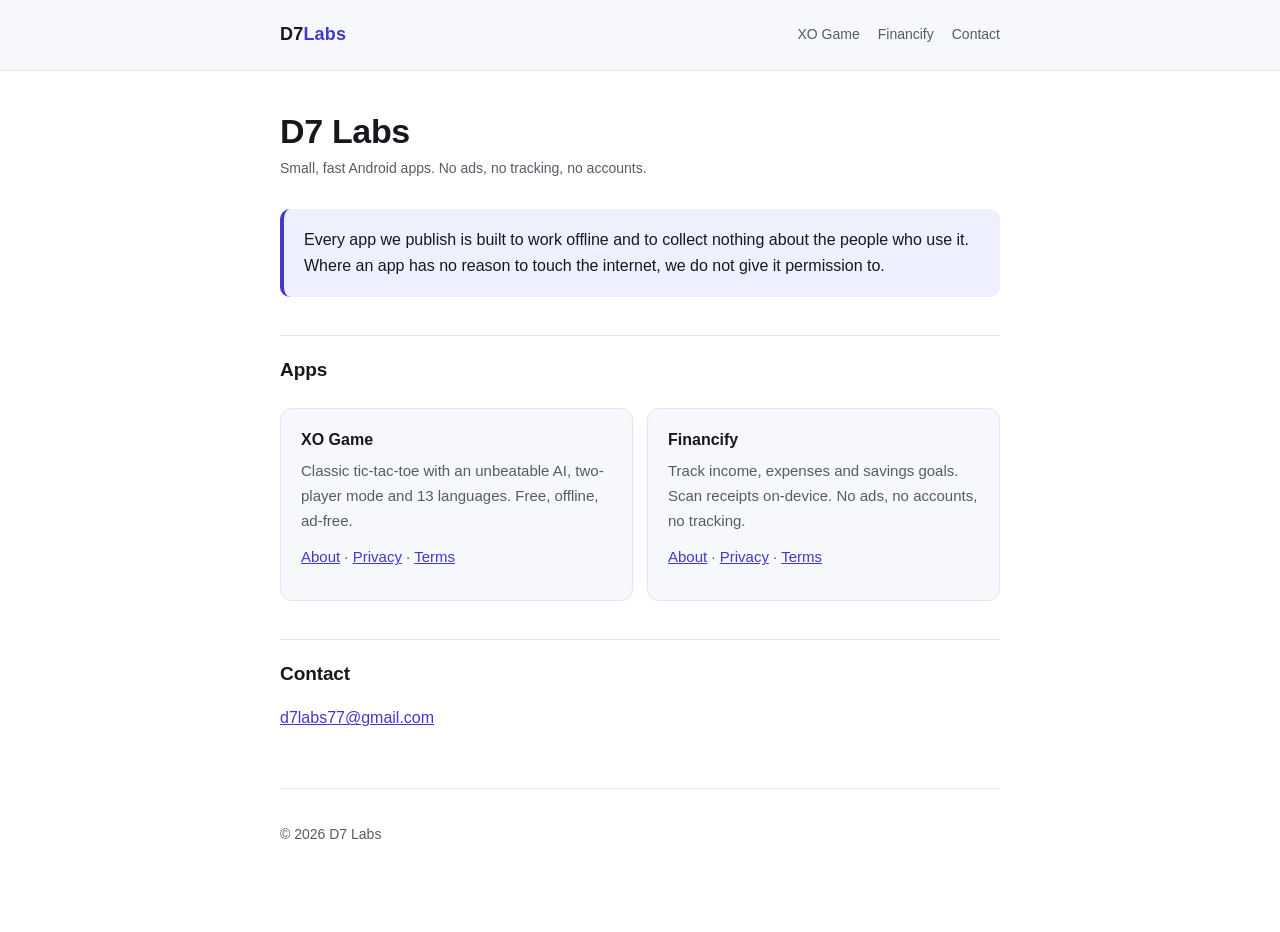
<file: index.html>
<!doctype html>
<html lang="en">
<head>
<meta charset="utf-8">
<meta name="viewport" content="width=device-width, initial-scale=1">
<title>D7 Labs — Android apps</title>
<meta name="description" content="D7 Labs builds small, fast Android apps with no ads and no tracking.">
<link rel="stylesheet" href="style.css">
</head>
<body>

<header class="site">
  <div class="wrap">
    <a class="logo" href="./">D7<span>Labs</span></a>
    <nav>
      <a href="xo-game/">XO Game</a>
      <a href="financify/">Financify</a>
      <a href="mailto:d7labs77@gmail.com">Contact</a>
    </nav>
  </div>
</header>

<main class="wrap">
  <h1>D7 Labs</h1>
  <p class="dateline">Small, fast Android apps. No ads, no tracking, no accounts.</p>

  <div class="summary">
    <p>
      Every app we publish is built to work offline and to collect nothing about the people
      who use it. Where an app has no reason to touch the internet, we do not give it
      permission to.
    </p>
  </div>

  <h2>Apps</h2>
  <div class="cards">
    <div class="card">
      <h3>XO Game</h3>
      <p>
        Classic tic-tac-toe with an unbeatable AI, two-player mode and 13 languages.
        Free, offline, ad-free.
      </p>
      <p>
        <a href="xo-game/">About</a> ·
        <a href="xo-game/privacy/">Privacy</a> ·
        <a href="xo-game/terms/">Terms</a>
      </p>
    </div>
    <div class="card">
      <h3>Financify</h3>
      <p>
        Track income, expenses and savings goals. Scan receipts on-device.
        No ads, no accounts, no tracking.
      </p>
      <p>
        <a href="financify/">About</a> ·
        <a href="financify/privacy/">Privacy</a> ·
        <a href="financify/terms/">Terms</a>
      </p>
    </div>
  </div>

  <h2>Contact</h2>
  <p><a href="mailto:d7labs77@gmail.com">d7labs77@gmail.com</a></p>

  <footer class="site">
    <p>© 2026 D7 Labs</p>
  </footer>
</main>
</body>
</html>
</file>
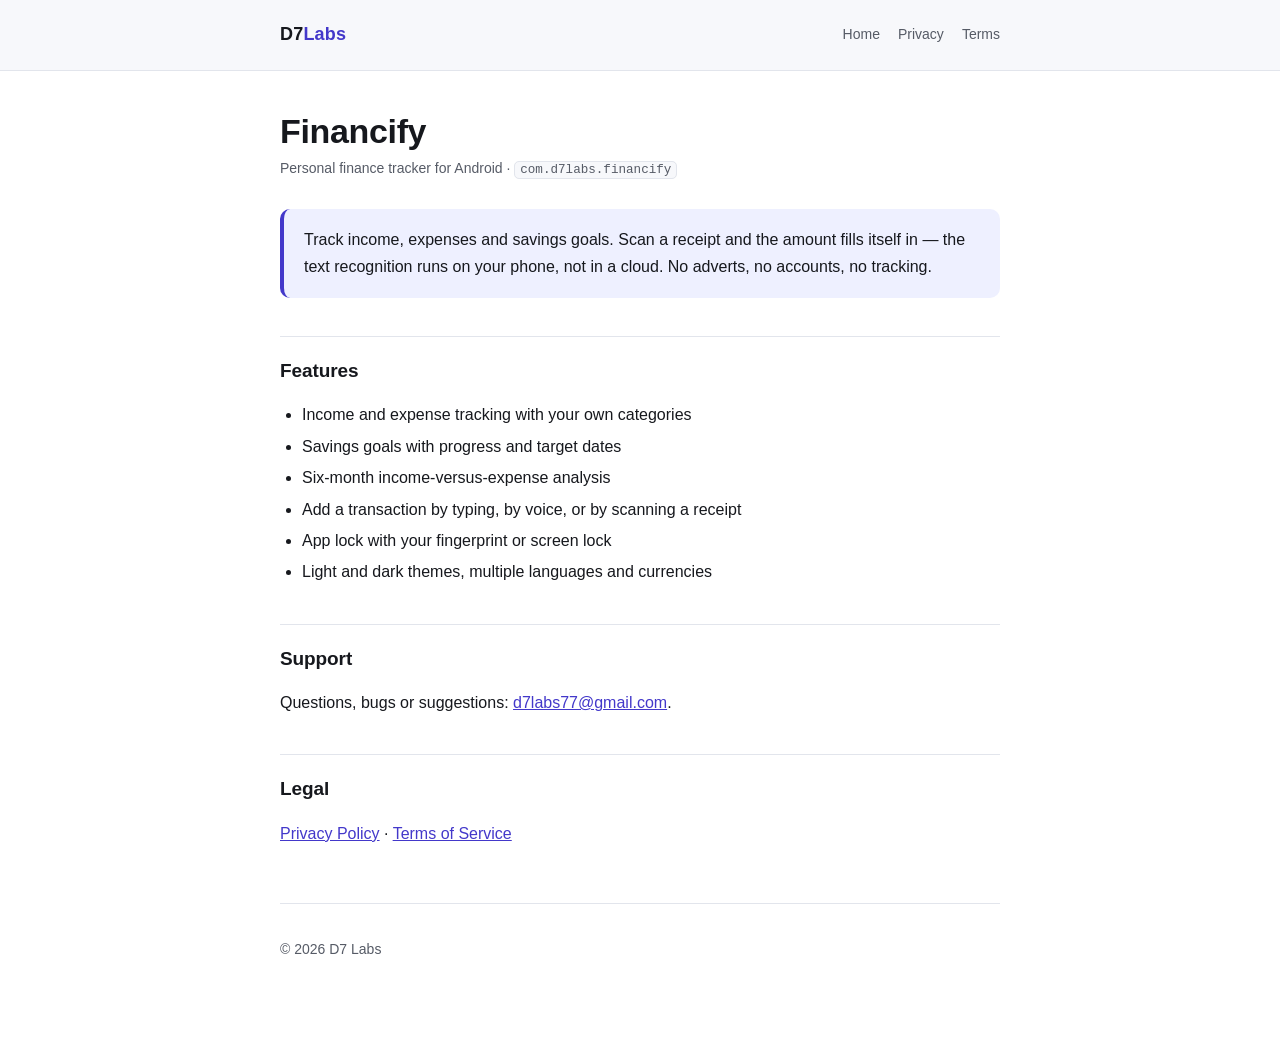
<file: financify/index.html>
<!doctype html>
<html lang="en">
<head>
<meta charset="utf-8">
<meta name="viewport" content="width=device-width, initial-scale=1">
<title>Financify — D7 Labs</title>
<meta name="description" content="Financify: track income, expenses and savings goals on Android. Scan receipts on-device. No ads, no accounts.">
<link rel="stylesheet" href="../style.css">
</head>
<body>

<header class="site">
  <div class="wrap">
    <a class="logo" href="../">D7<span>Labs</span></a>
    <nav>
      <a href="../">Home</a>
      <a href="privacy/">Privacy</a>
      <a href="terms/">Terms</a>
    </nav>
  </div>
</header>

<main class="wrap">
  <h1>Financify</h1>
  <p class="dateline">Personal finance tracker for Android · <code>com.d7labs.financify</code></p>

  <div class="summary">
    <p>
      Track income, expenses and savings goals. Scan a receipt and the amount fills itself
      in — the text recognition runs on your phone, not in a cloud. No adverts, no
      accounts, no tracking.
    </p>
  </div>

  <h2>Features</h2>
  <ul>
    <li>Income and expense tracking with your own categories</li>
    <li>Savings goals with progress and target dates</li>
    <li>Six-month income-versus-expense analysis</li>
    <li>Add a transaction by typing, by voice, or by scanning a receipt</li>
    <li>App lock with your fingerprint or screen lock</li>
    <li>Light and dark themes, multiple languages and currencies</li>
  </ul>

  <h2>Support</h2>
  <p>
    Questions, bugs or suggestions: <a href="mailto:d7labs77@gmail.com">d7labs77@gmail.com</a>.
  </p>

  <h2>Legal</h2>
  <p><a href="privacy/">Privacy Policy</a> · <a href="terms/">Terms of Service</a></p>

  <footer class="site"><p>© 2026 D7 Labs</p></footer>
</main>
</body>
</html>
</file>
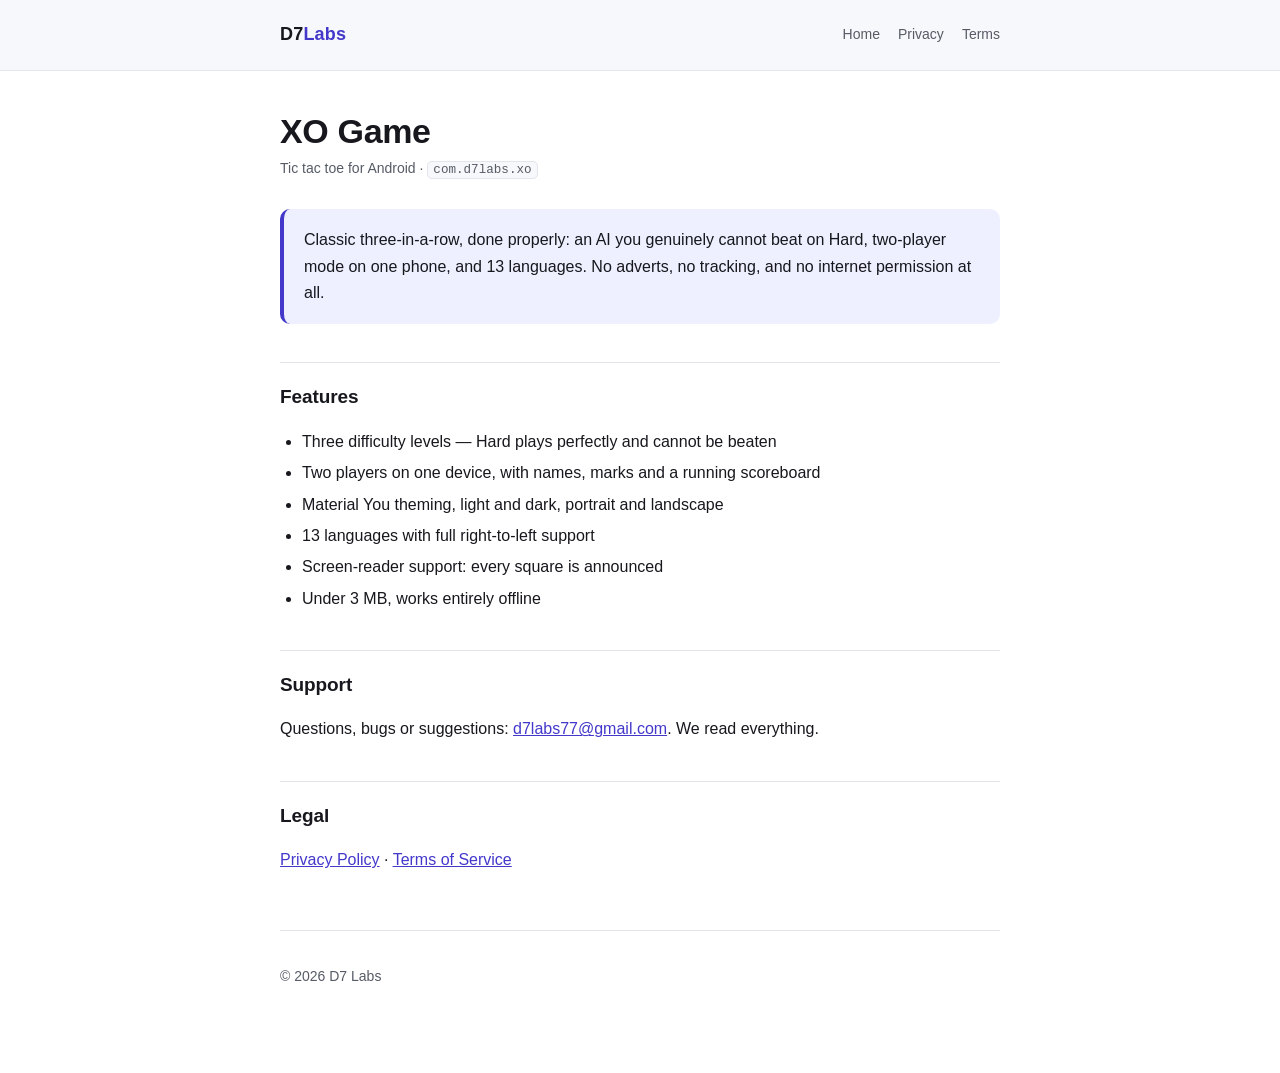
<file: xo-game/index.html>
<!doctype html>
<html lang="en">
<head>
<meta charset="utf-8">
<meta name="viewport" content="width=device-width, initial-scale=1">
<title>XO Game — D7 Labs</title>
<meta name="description" content="XO Game: classic tic tac toe for Android with an unbeatable AI, two-player mode and 13 languages. No ads, no internet permission.">
<link rel="stylesheet" href="../style.css">
</head>
<body>

<header class="site">
  <div class="wrap">
    <a class="logo" href="../">D7<span>Labs</span></a>
    <nav>
      <a href="../">Home</a>
      <a href="privacy/">Privacy</a>
      <a href="terms/">Terms</a>
    </nav>
  </div>
</header>

<main class="wrap">
  <h1>XO Game</h1>
  <p class="dateline">Tic tac toe for Android · <code>com.d7labs.xo</code></p>

  <div class="summary">
    <p>
      Classic three-in-a-row, done properly: an AI you genuinely cannot beat on Hard,
      two-player mode on one phone, and 13 languages. No adverts, no tracking, and no
      internet permission at all.
    </p>
  </div>

  <h2>Features</h2>
  <ul>
    <li>Three difficulty levels — Hard plays perfectly and cannot be beaten</li>
    <li>Two players on one device, with names, marks and a running scoreboard</li>
    <li>Material You theming, light and dark, portrait and landscape</li>
    <li>13 languages with full right-to-left support</li>
    <li>Screen-reader support: every square is announced</li>
    <li>Under 3 MB, works entirely offline</li>
  </ul>

  <h2>Support</h2>
  <p>
    Questions, bugs or suggestions: <a href="mailto:d7labs77@gmail.com">d7labs77@gmail.com</a>.
    We read everything.
  </p>

  <h2>Legal</h2>
  <p>
    <a href="privacy/">Privacy Policy</a> · <a href="terms/">Terms of Service</a>
  </p>

  <footer class="site">
    <p>© 2026 D7 Labs</p>
  </footer>
</main>
</body>
</html>
</file>
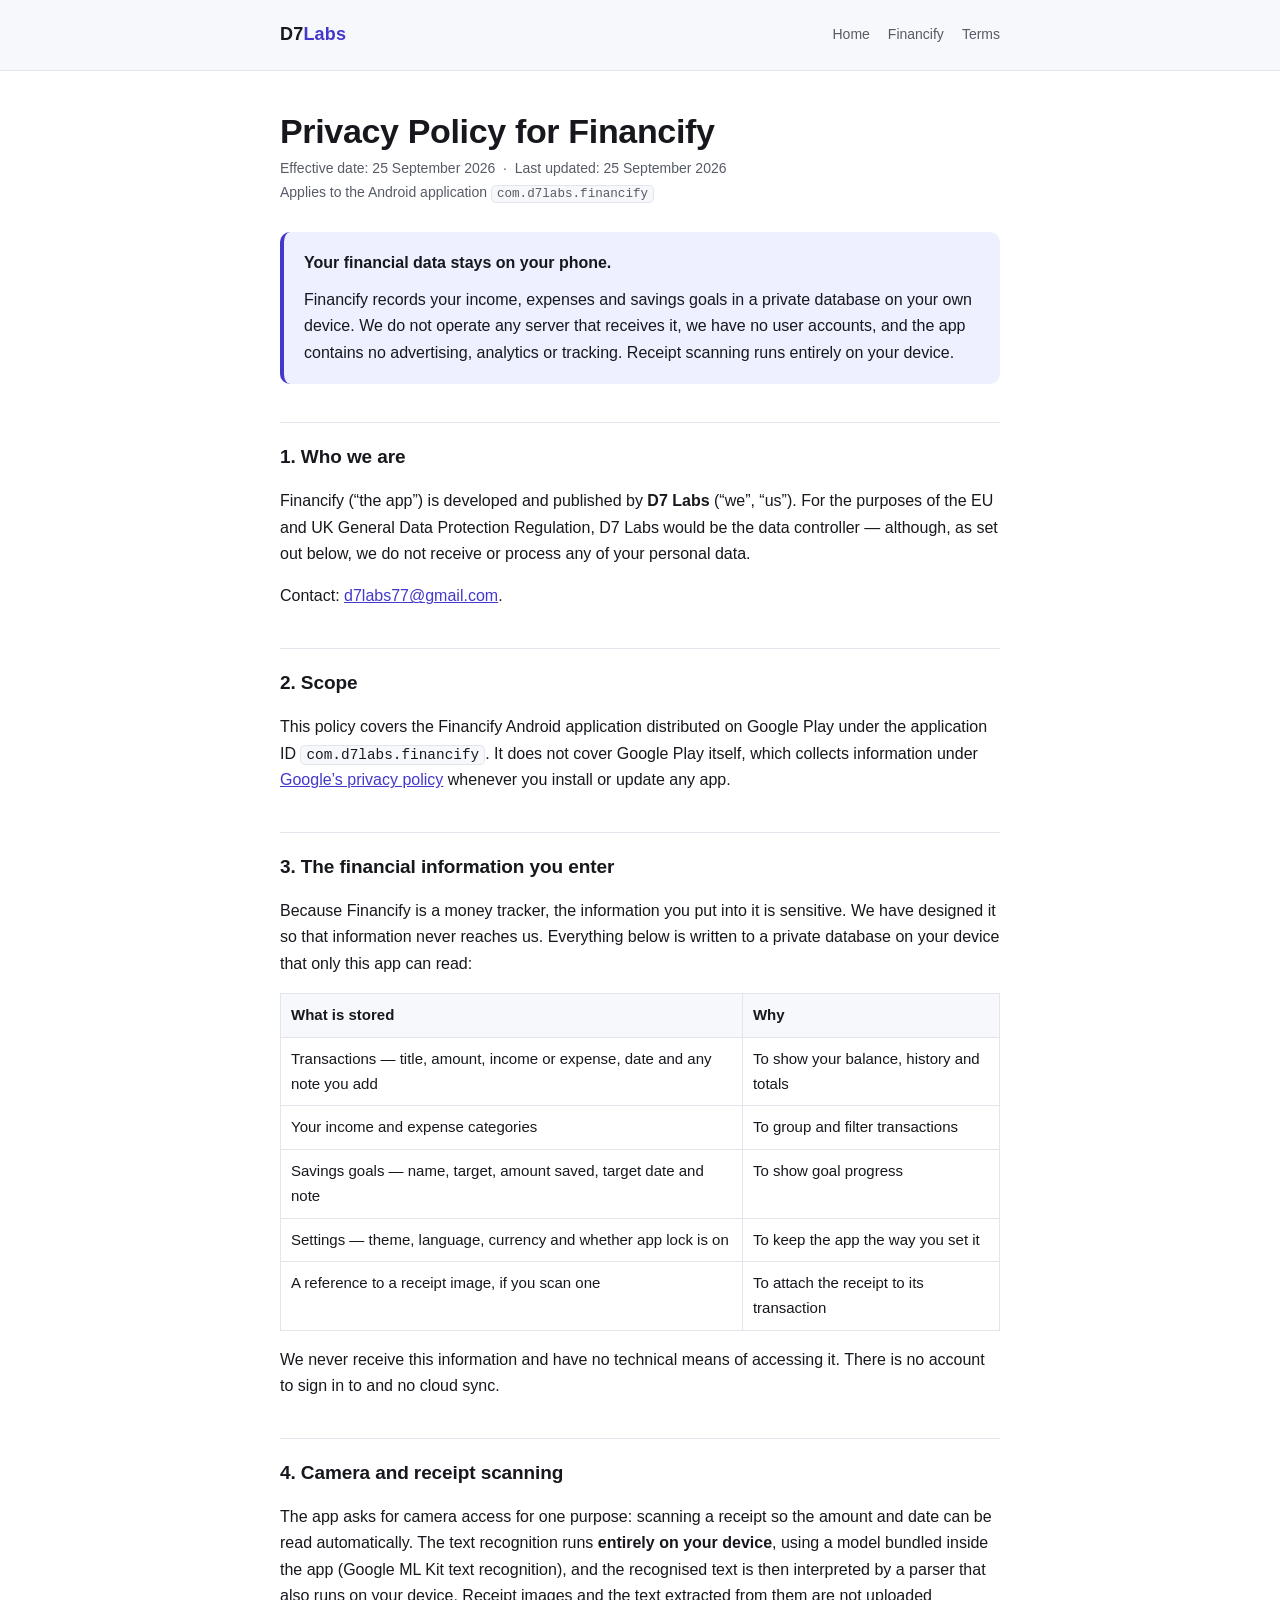
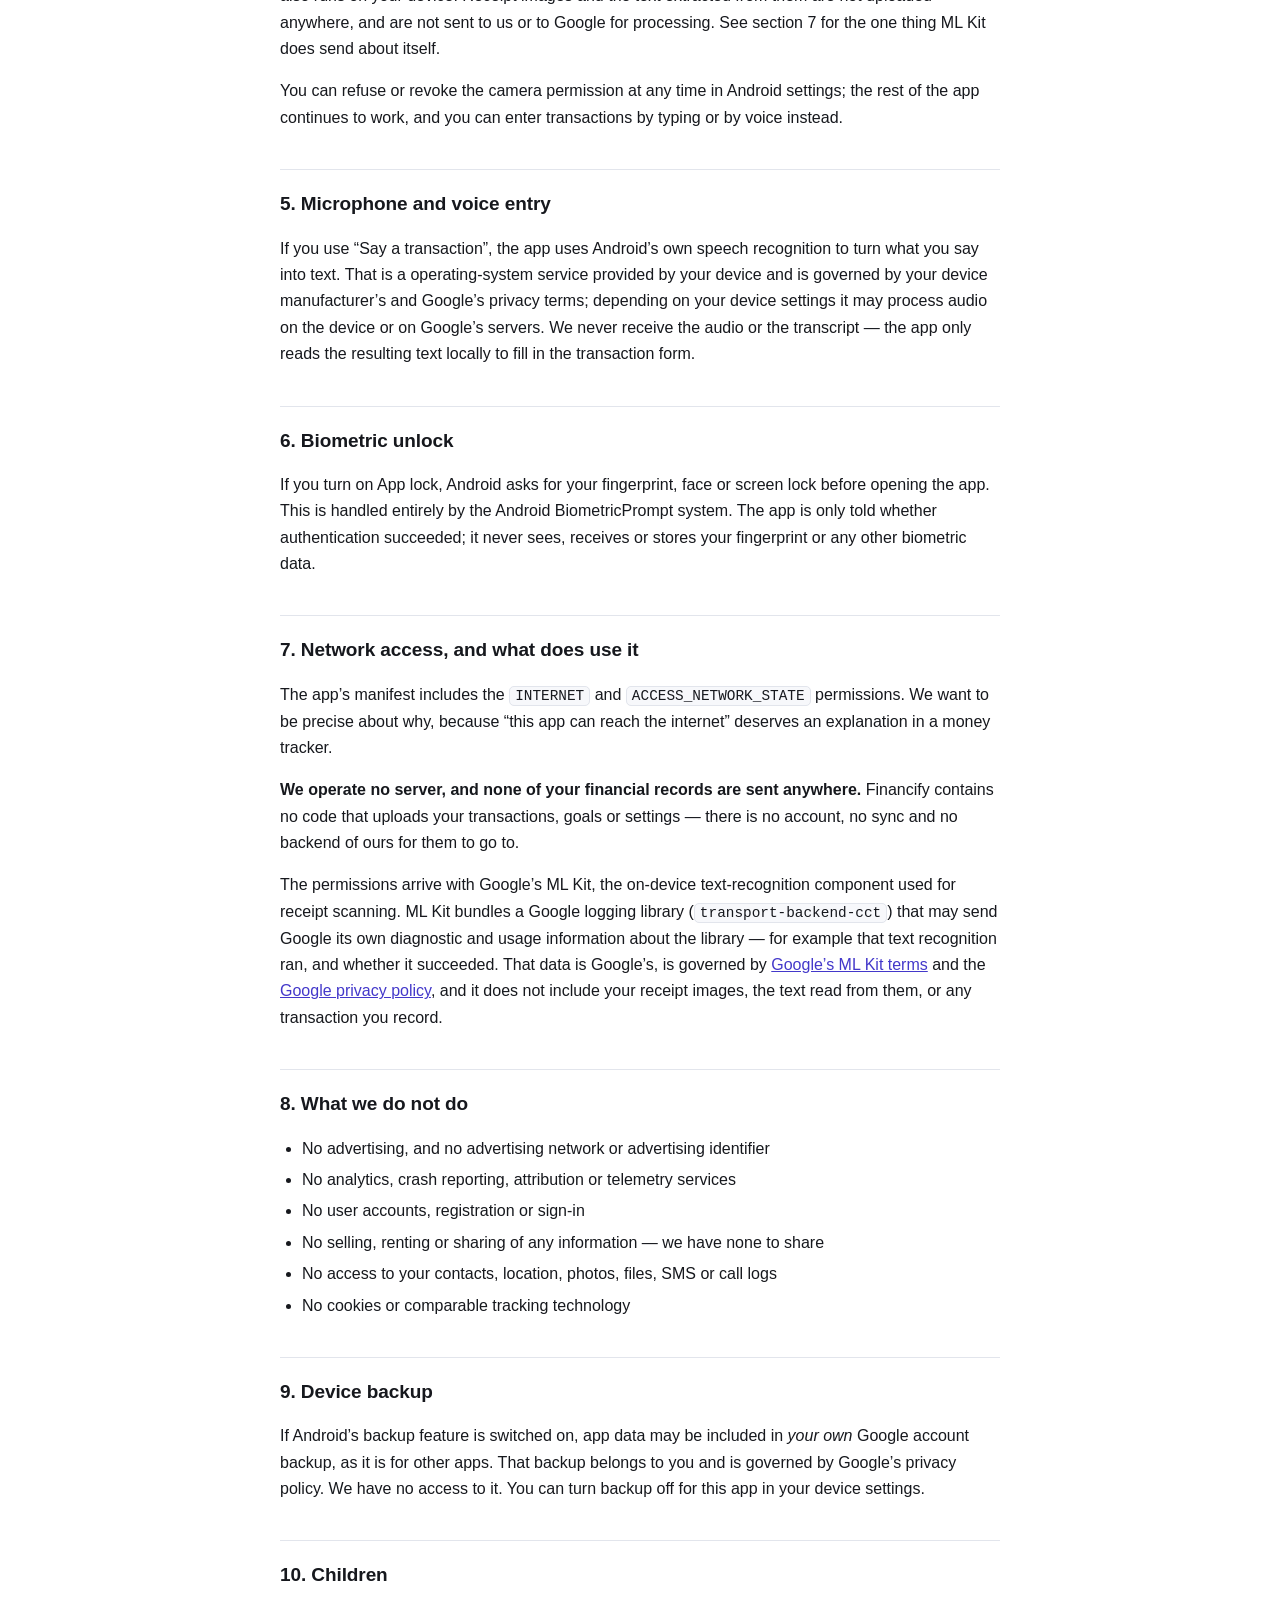
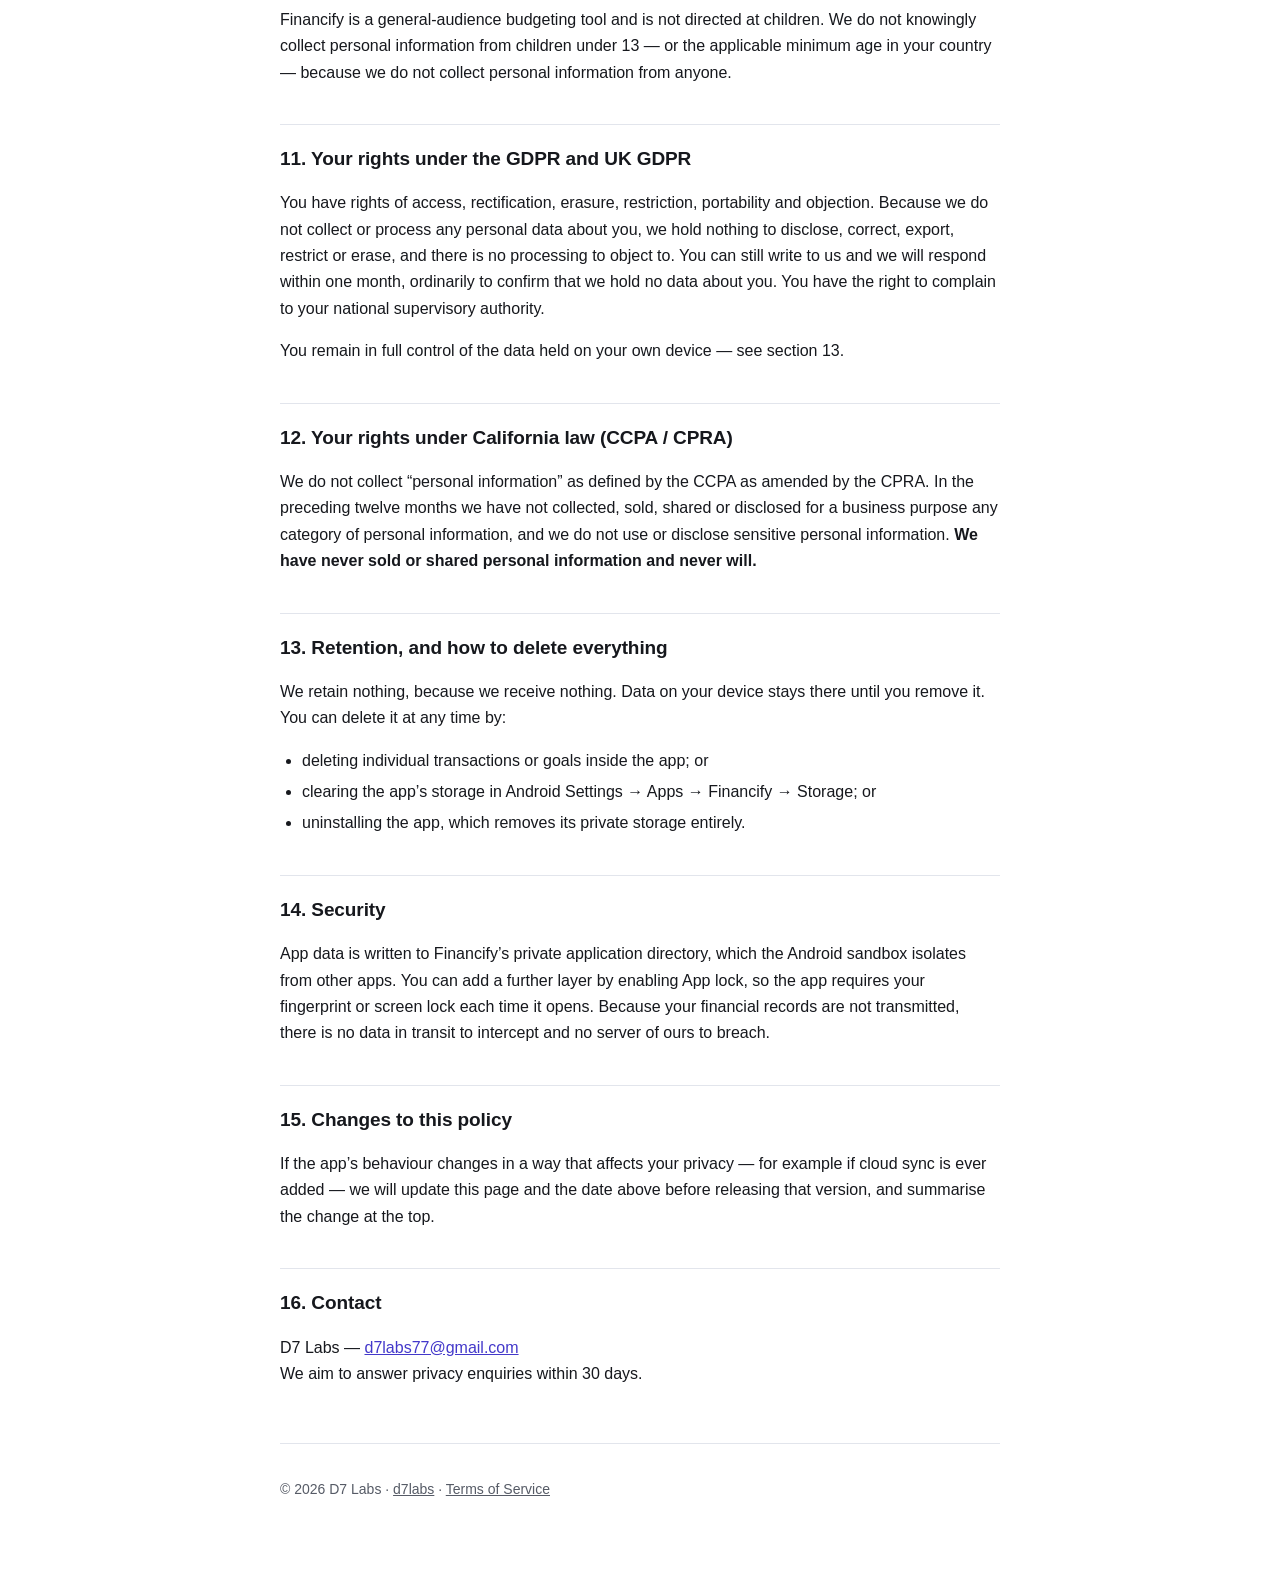
<file: financify/privacy/index.html>
<!doctype html>
<html lang="en">
<head>
<meta charset="utf-8">
<meta name="viewport" content="width=device-width, initial-scale=1">
<title>Privacy Policy — Financify | D7 Labs</title>
<meta name="description" content="Privacy policy for Financify (com.d7labs.financify). Your financial data is stored only on your device.">
<meta name="robots" content="index, follow">
<link rel="stylesheet" href="../../style.css">
</head>
<body>

<header class="site">
  <div class="wrap">
    <a class="logo" href="../../">D7<span>Labs</span></a>
    <nav>
      <a href="../../">Home</a>
      <a href="../">Financify</a>
      <a href="../terms/">Terms</a>
    </nav>
  </div>
</header>

<main class="wrap">

  <h1>Privacy Policy for Financify</h1>
  <p class="dateline">
    Effective date: 25 September 2026 &nbsp;·&nbsp; Last updated: 25 September 2026<br>
    Applies to the Android application <code>com.d7labs.financify</code>
  </p>

  <div class="summary">
    <p><strong>Your financial data stays on your phone.</strong></p>
    <p>
      Financify records your income, expenses and savings goals in a private database on
      your own device. We do not operate any server that receives it, we have no user
      accounts, and the app contains no advertising, analytics or tracking. Receipt
      scanning runs entirely on your device.
    </p>
  </div>

  <h2>1. Who we are</h2>
  <p>
    Financify (“the app”) is developed and published by <strong>D7 Labs</strong> (“we”,
    “us”). For the purposes of the EU and UK General Data Protection Regulation, D7 Labs
    would be the data controller — although, as set out below, we do not receive or
    process any of your personal data.
  </p>
  <p>Contact: <a href="mailto:d7labs77@gmail.com">d7labs77@gmail.com</a>.</p>

  <h2>2. Scope</h2>
  <p>
    This policy covers the Financify Android application distributed on Google Play under
    the application ID <code>com.d7labs.financify</code>. It does not cover Google Play
    itself, which collects information under
    <a href="https://policies.google.com/privacy" rel="noopener">Google’s privacy policy</a>
    whenever you install or update any app.
  </p>

  <h2>3. The financial information you enter</h2>
  <p>
    Because Financify is a money tracker, the information you put into it is sensitive. We
    have designed it so that information never reaches us. Everything below is written to a
    private database on your device that only this app can read:
  </p>
  <table>
    <thead><tr><th>What is stored</th><th>Why</th></tr></thead>
    <tbody>
      <tr><td>Transactions — title, amount, income or expense, date and any note you add</td>
          <td>To show your balance, history and totals</td></tr>
      <tr><td>Your income and expense categories</td><td>To group and filter transactions</td></tr>
      <tr><td>Savings goals — name, target, amount saved, target date and note</td>
          <td>To show goal progress</td></tr>
      <tr><td>Settings — theme, language, currency and whether app lock is on</td>
          <td>To keep the app the way you set it</td></tr>
      <tr><td>A reference to a receipt image, if you scan one</td>
          <td>To attach the receipt to its transaction</td></tr>
    </tbody>
  </table>
  <p>
    We never receive this information and have no technical means of accessing it. There is
    no account to sign in to and no cloud sync.
  </p>

  <h2>4. Camera and receipt scanning</h2>
  <p>
    The app asks for camera access for one purpose: scanning a receipt so the amount and
    date can be read automatically. The text recognition runs <strong>entirely on your
    device</strong>, using a model bundled inside the app (Google ML Kit text recognition),
    and the recognised text is then interpreted by a parser that also runs on your device.
    Receipt images and the text extracted from them are not uploaded anywhere, and are not
    sent to us or to Google for processing. See section 7 for the one thing ML Kit does
    send about itself.
  </p>
  <p>
    You can refuse or revoke the camera permission at any time in Android settings; the
    rest of the app continues to work, and you can enter transactions by typing or by voice
    instead.
  </p>

  <h2>5. Microphone and voice entry</h2>
  <p>
    If you use “Say a transaction”, the app uses Android’s own speech recognition to turn
    what you say into text. That is a operating-system service provided by your device and
    is governed by your device manufacturer’s and Google’s privacy terms; depending on your
    device settings it may process audio on the device or on Google’s servers. We never
    receive the audio or the transcript — the app only reads the resulting text locally to
    fill in the transaction form.
  </p>

  <h2>6. Biometric unlock</h2>
  <p>
    If you turn on App lock, Android asks for your fingerprint, face or screen lock before
    opening the app. This is handled entirely by the Android BiometricPrompt system. The
    app is only told whether authentication succeeded; it never sees, receives or stores
    your fingerprint or any other biometric data.
  </p>

  <h2>7. Network access, and what does use it</h2>
  <p>
    The app’s manifest includes the <code>INTERNET</code> and
    <code>ACCESS_NETWORK_STATE</code> permissions. We want to be precise about why, because
    “this app can reach the internet” deserves an explanation in a money tracker.
  </p>
  <p>
    <strong>We operate no server, and none of your financial records are sent anywhere.</strong>
    Financify contains no code that uploads your transactions, goals or settings — there is
    no account, no sync and no backend of ours for them to go to.
  </p>
  <p>
    The permissions arrive with Google’s ML Kit, the on-device text-recognition component
    used for receipt scanning. ML Kit bundles a Google logging library
    (<code>transport-backend-cct</code>) that may send Google its own diagnostic and usage
    information about the library — for example that text recognition ran, and whether it
    succeeded. That data is Google’s, is governed by
    <a href="https://developers.google.com/ml-kit/terms" rel="noopener">Google’s ML Kit terms</a>
    and the <a href="https://policies.google.com/privacy" rel="noopener">Google privacy
    policy</a>, and it does not include your receipt images, the text read from them, or any
    transaction you record.
  </p>

  <h2>8. What we do not do</h2>
  <ul>
    <li>No advertising, and no advertising network or advertising identifier</li>
    <li>No analytics, crash reporting, attribution or telemetry services</li>
    <li>No user accounts, registration or sign-in</li>
    <li>No selling, renting or sharing of any information — we have none to share</li>
    <li>No access to your contacts, location, photos, files, SMS or call logs</li>
    <li>No cookies or comparable tracking technology</li>
  </ul>

  <h2>9. Device backup</h2>
  <p>
    If Android’s backup feature is switched on, app data may be included in <em>your own</em>
    Google account backup, as it is for other apps. That backup belongs to you and is
    governed by Google’s privacy policy. We have no access to it. You can turn backup off
    for this app in your device settings.
  </p>

  <h2>10. Children</h2>
  <p>
    Financify is a general-audience budgeting tool and is not directed at children. We do
    not knowingly collect personal information from children under 13 — or the applicable
    minimum age in your country — because we do not collect personal information from
    anyone.
  </p>

  <h2>11. Your rights under the GDPR and UK GDPR</h2>
  <p>
    You have rights of access, rectification, erasure, restriction, portability and
    objection. Because we do not collect or process any personal data about you, we hold
    nothing to disclose, correct, export, restrict or erase, and there is no processing to
    object to. You can still write to us and we will respond within one month, ordinarily
    to confirm that we hold no data about you. You have the right to complain to your
    national supervisory authority.
  </p>
  <p>You remain in full control of the data held on your own device — see section 13.</p>

  <h2>12. Your rights under California law (CCPA / CPRA)</h2>
  <p>
    We do not collect “personal information” as defined by the CCPA as amended by the CPRA.
    In the preceding twelve months we have not collected, sold, shared or disclosed for a
    business purpose any category of personal information, and we do not use or disclose
    sensitive personal information. <strong>We have never sold or shared personal
    information and never will.</strong>
  </p>

  <h2>13. Retention, and how to delete everything</h2>
  <p>
    We retain nothing, because we receive nothing. Data on your device stays there until
    you remove it. You can delete it at any time by:
  </p>
  <ul>
    <li>deleting individual transactions or goals inside the app; or</li>
    <li>clearing the app’s storage in Android Settings → Apps → Financify → Storage; or</li>
    <li>uninstalling the app, which removes its private storage entirely.</li>
  </ul>

  <h2>14. Security</h2>
  <p>
    App data is written to Financify’s private application directory, which the Android
    sandbox isolates from other apps. You can add a further layer by enabling App lock, so
    the app requires your fingerprint or screen lock each time it opens. Because your
    financial records are not transmitted, there is no data in transit to intercept and no
    server of ours to breach.
  </p>

  <h2>15. Changes to this policy</h2>
  <p>
    If the app’s behaviour changes in a way that affects your privacy — for example if
    cloud sync is ever added — we will update this page and the date above before releasing
    that version, and summarise the change at the top.
  </p>

  <h2>16. Contact</h2>
  <p>
    D7 Labs — <a href="mailto:d7labs77@gmail.com">d7labs77@gmail.com</a><br>
    We aim to answer privacy enquiries within 30 days.
  </p>

  <footer class="site">
    <p>© 2026 D7 Labs · <a href="../../">d7labs</a> · <a href="../terms/">Terms of Service</a></p>
  </footer>

</main>
</body>
</html>
</file>
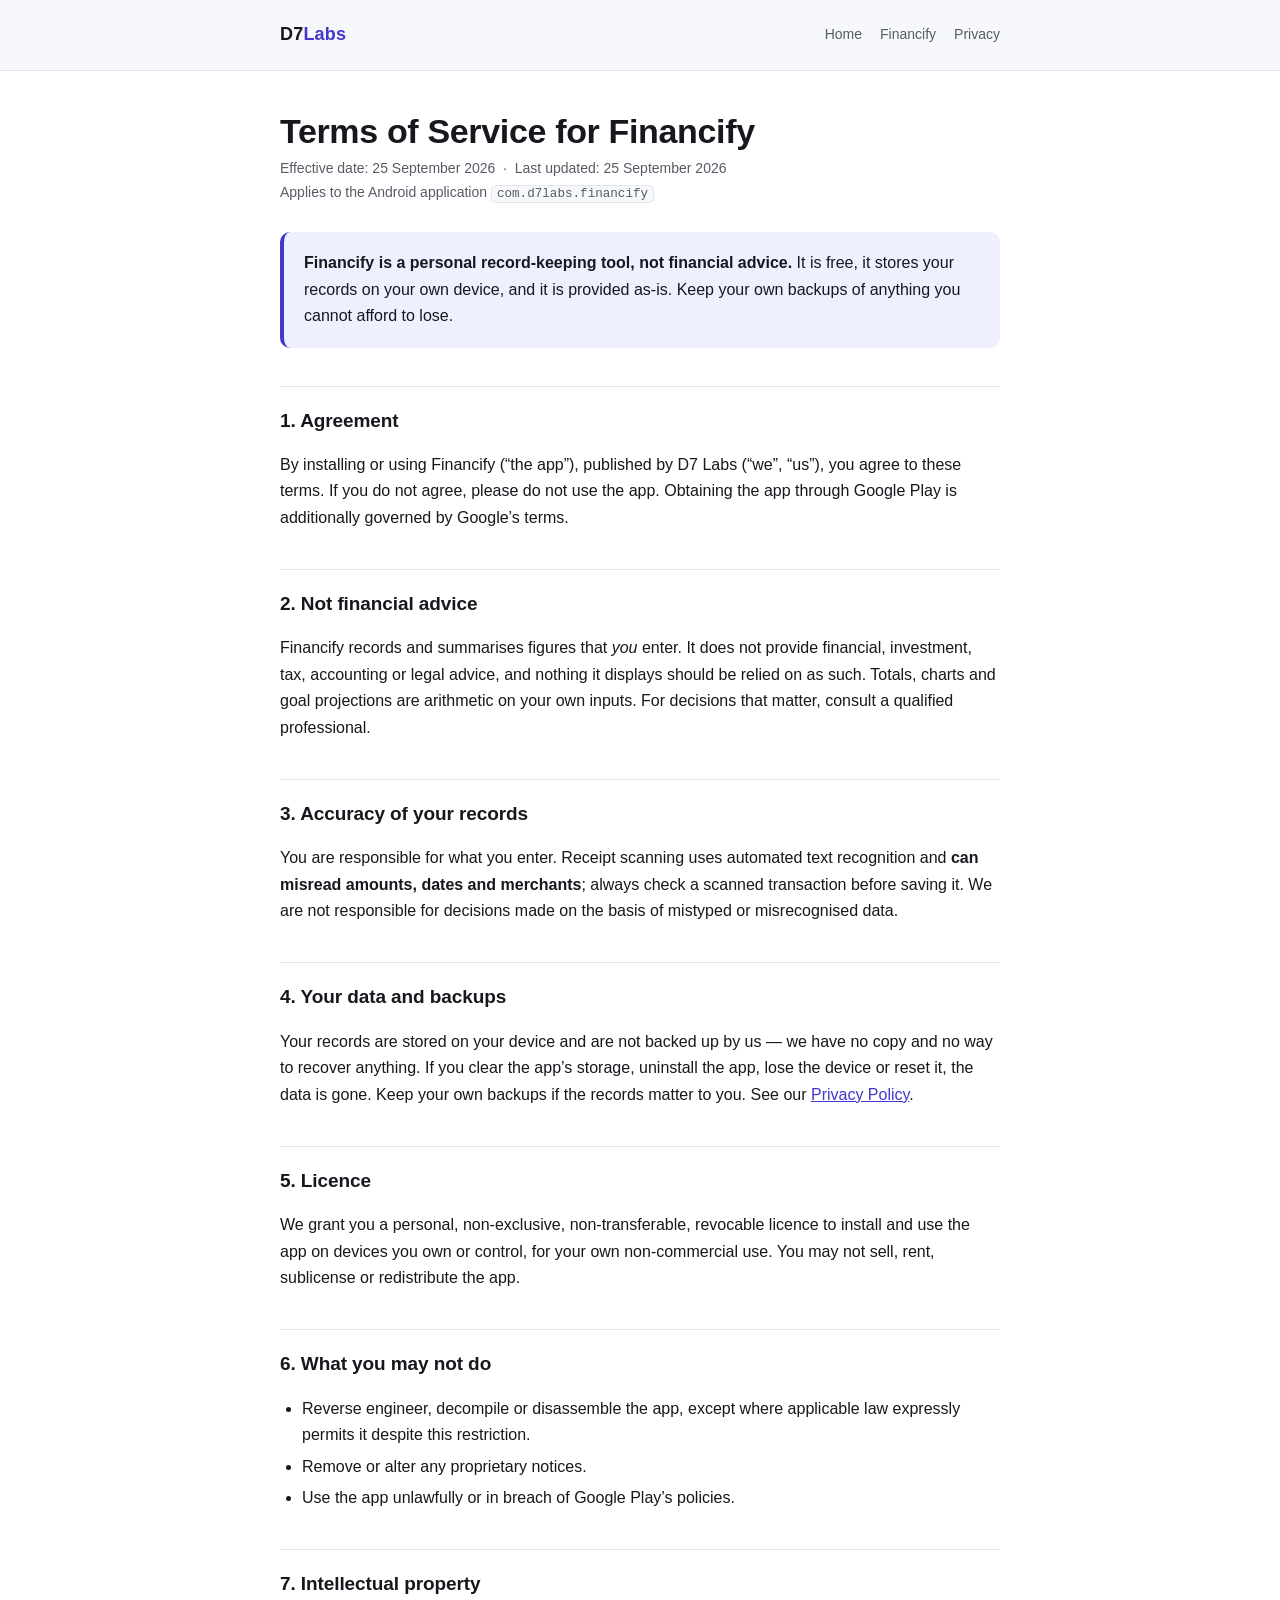
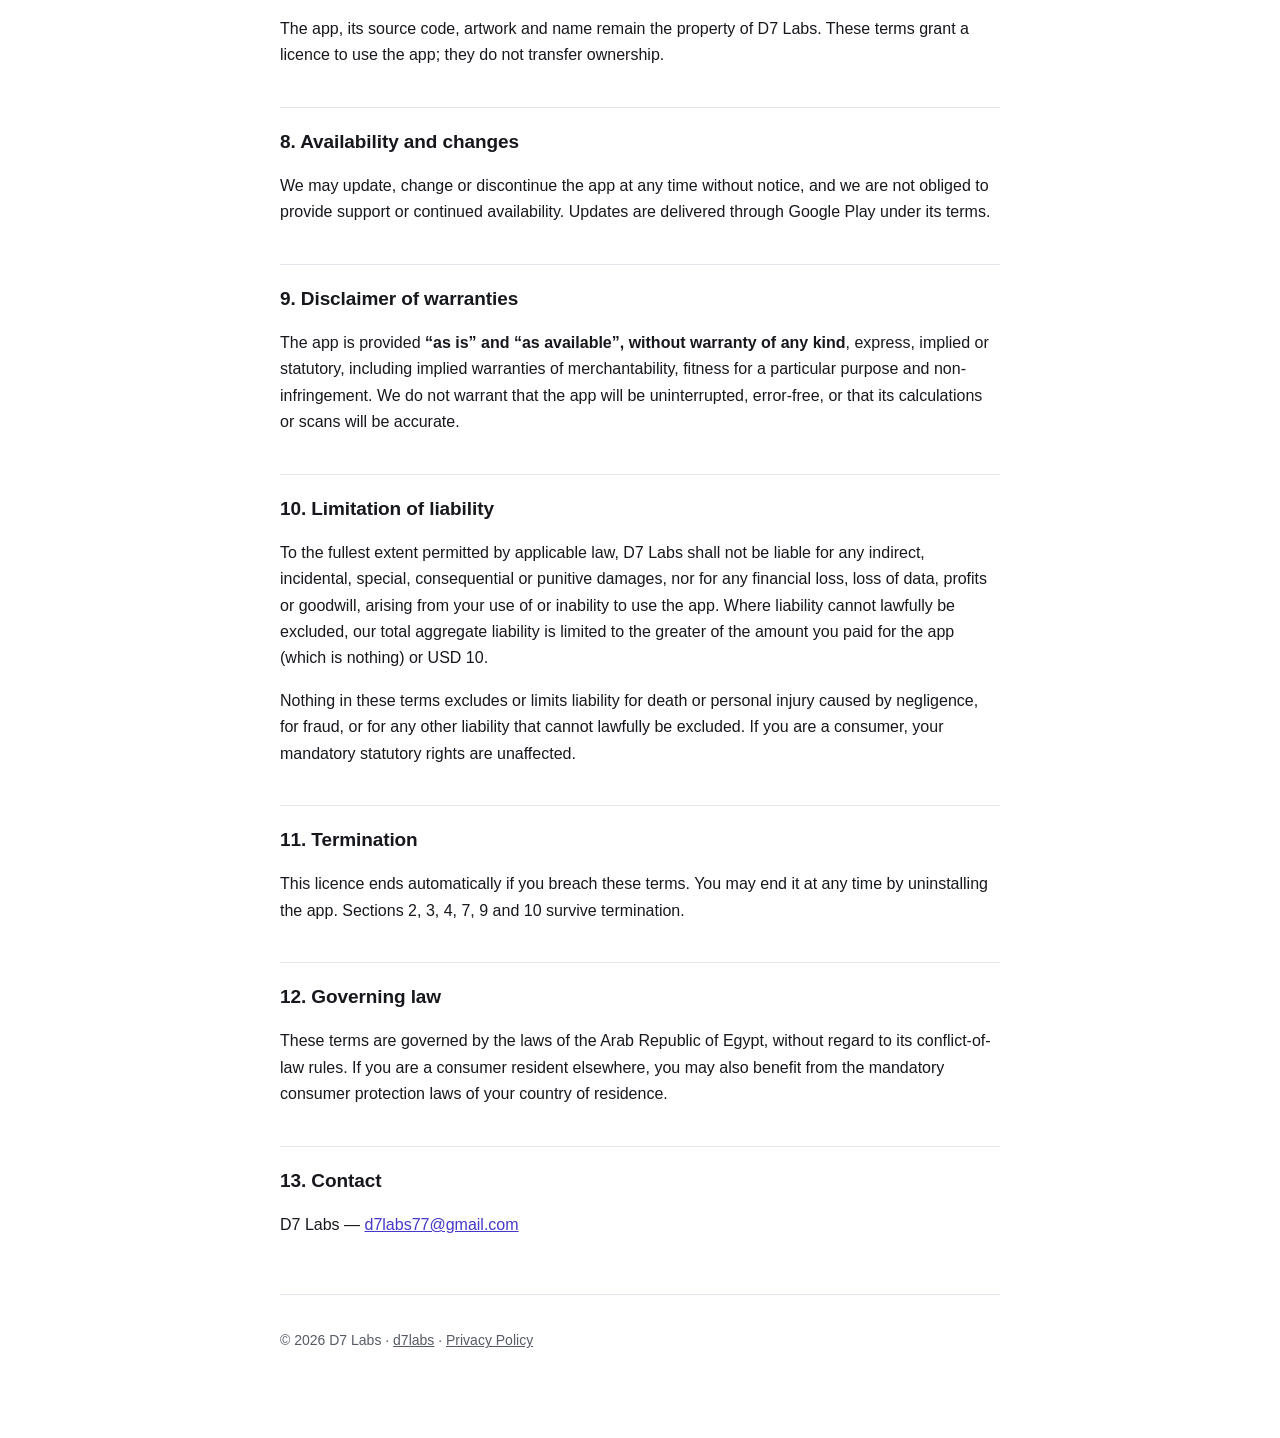
<file: financify/terms/index.html>
<!doctype html>
<html lang="en">
<head>
<meta charset="utf-8">
<meta name="viewport" content="width=device-width, initial-scale=1">
<title>Terms of Service — Financify | D7 Labs</title>
<meta name="description" content="Terms of service for Financify (com.d7labs.financify).">
<link rel="stylesheet" href="../../style.css">
</head>
<body>

<header class="site">
  <div class="wrap">
    <a class="logo" href="../../">D7<span>Labs</span></a>
    <nav>
      <a href="../../">Home</a>
      <a href="../">Financify</a>
      <a href="../privacy/">Privacy</a>
    </nav>
  </div>
</header>

<main class="wrap">

  <h1>Terms of Service for Financify</h1>
  <p class="dateline">
    Effective date: 25 September 2026 &nbsp;·&nbsp; Last updated: 25 September 2026<br>
    Applies to the Android application <code>com.d7labs.financify</code>
  </p>

  <div class="summary">
    <p>
      <strong>Financify is a personal record-keeping tool, not financial advice.</strong>
      It is free, it stores your records on your own device, and it is provided as-is. Keep
      your own backups of anything you cannot afford to lose.
    </p>
  </div>

  <h2>1. Agreement</h2>
  <p>
    By installing or using Financify (“the app”), published by D7 Labs (“we”, “us”), you
    agree to these terms. If you do not agree, please do not use the app. Obtaining the app
    through Google Play is additionally governed by Google’s terms.
  </p>

  <h2>2. Not financial advice</h2>
  <p>
    Financify records and summarises figures that <em>you</em> enter. It does not provide
    financial, investment, tax, accounting or legal advice, and nothing it displays should
    be relied on as such. Totals, charts and goal projections are arithmetic on your own
    inputs. For decisions that matter, consult a qualified professional.
  </p>

  <h2>3. Accuracy of your records</h2>
  <p>
    You are responsible for what you enter. Receipt scanning uses automated text
    recognition and <strong>can misread amounts, dates and merchants</strong>; always check
    a scanned transaction before saving it. We are not responsible for decisions made on
    the basis of mistyped or misrecognised data.
  </p>

  <h2>4. Your data and backups</h2>
  <p>
    Your records are stored on your device and are not backed up by us — we have no copy
    and no way to recover anything. If you clear the app’s storage, uninstall the app, lose
    the device or reset it, the data is gone. Keep your own backups if the records matter
    to you. See our <a href="../privacy/">Privacy Policy</a>.
  </p>

  <h2>5. Licence</h2>
  <p>
    We grant you a personal, non-exclusive, non-transferable, revocable licence to install
    and use the app on devices you own or control, for your own non-commercial use. You may
    not sell, rent, sublicense or redistribute the app.
  </p>

  <h2>6. What you may not do</h2>
  <ul>
    <li>Reverse engineer, decompile or disassemble the app, except where applicable law
        expressly permits it despite this restriction.</li>
    <li>Remove or alter any proprietary notices.</li>
    <li>Use the app unlawfully or in breach of Google Play’s policies.</li>
  </ul>

  <h2>7. Intellectual property</h2>
  <p>
    The app, its source code, artwork and name remain the property of D7 Labs. These terms
    grant a licence to use the app; they do not transfer ownership.
  </p>

  <h2>8. Availability and changes</h2>
  <p>
    We may update, change or discontinue the app at any time without notice, and we are not
    obliged to provide support or continued availability. Updates are delivered through
    Google Play under its terms.
  </p>

  <h2>9. Disclaimer of warranties</h2>
  <p>
    The app is provided <strong>“as is” and “as available”, without warranty of any
    kind</strong>, express, implied or statutory, including implied warranties of
    merchantability, fitness for a particular purpose and non-infringement. We do not
    warrant that the app will be uninterrupted, error-free, or that its calculations or
    scans will be accurate.
  </p>

  <h2>10. Limitation of liability</h2>
  <p>
    To the fullest extent permitted by applicable law, D7 Labs shall not be liable for any
    indirect, incidental, special, consequential or punitive damages, nor for any financial
    loss, loss of data, profits or goodwill, arising from your use of or inability to use
    the app. Where liability cannot lawfully be excluded, our total aggregate liability is
    limited to the greater of the amount you paid for the app (which is nothing) or USD 10.
  </p>
  <p>
    Nothing in these terms excludes or limits liability for death or personal injury caused
    by negligence, for fraud, or for any other liability that cannot lawfully be excluded.
    If you are a consumer, your mandatory statutory rights are unaffected.
  </p>

  <h2>11. Termination</h2>
  <p>
    This licence ends automatically if you breach these terms. You may end it at any time by
    uninstalling the app. Sections 2, 3, 4, 7, 9 and 10 survive termination.
  </p>

  <h2>12. Governing law</h2>
  <p>
    These terms are governed by the laws of the Arab Republic of Egypt, without regard to
    its conflict-of-law rules. If you are a consumer resident elsewhere, you may also
    benefit from the mandatory consumer protection laws of your country of residence.
  </p>

  <h2>13. Contact</h2>
  <p>D7 Labs — <a href="mailto:d7labs77@gmail.com">d7labs77@gmail.com</a></p>

  <footer class="site">
    <p>© 2026 D7 Labs · <a href="../../">d7labs</a> · <a href="../privacy/">Privacy Policy</a></p>
  </footer>

</main>
</body>
</html>
</file>
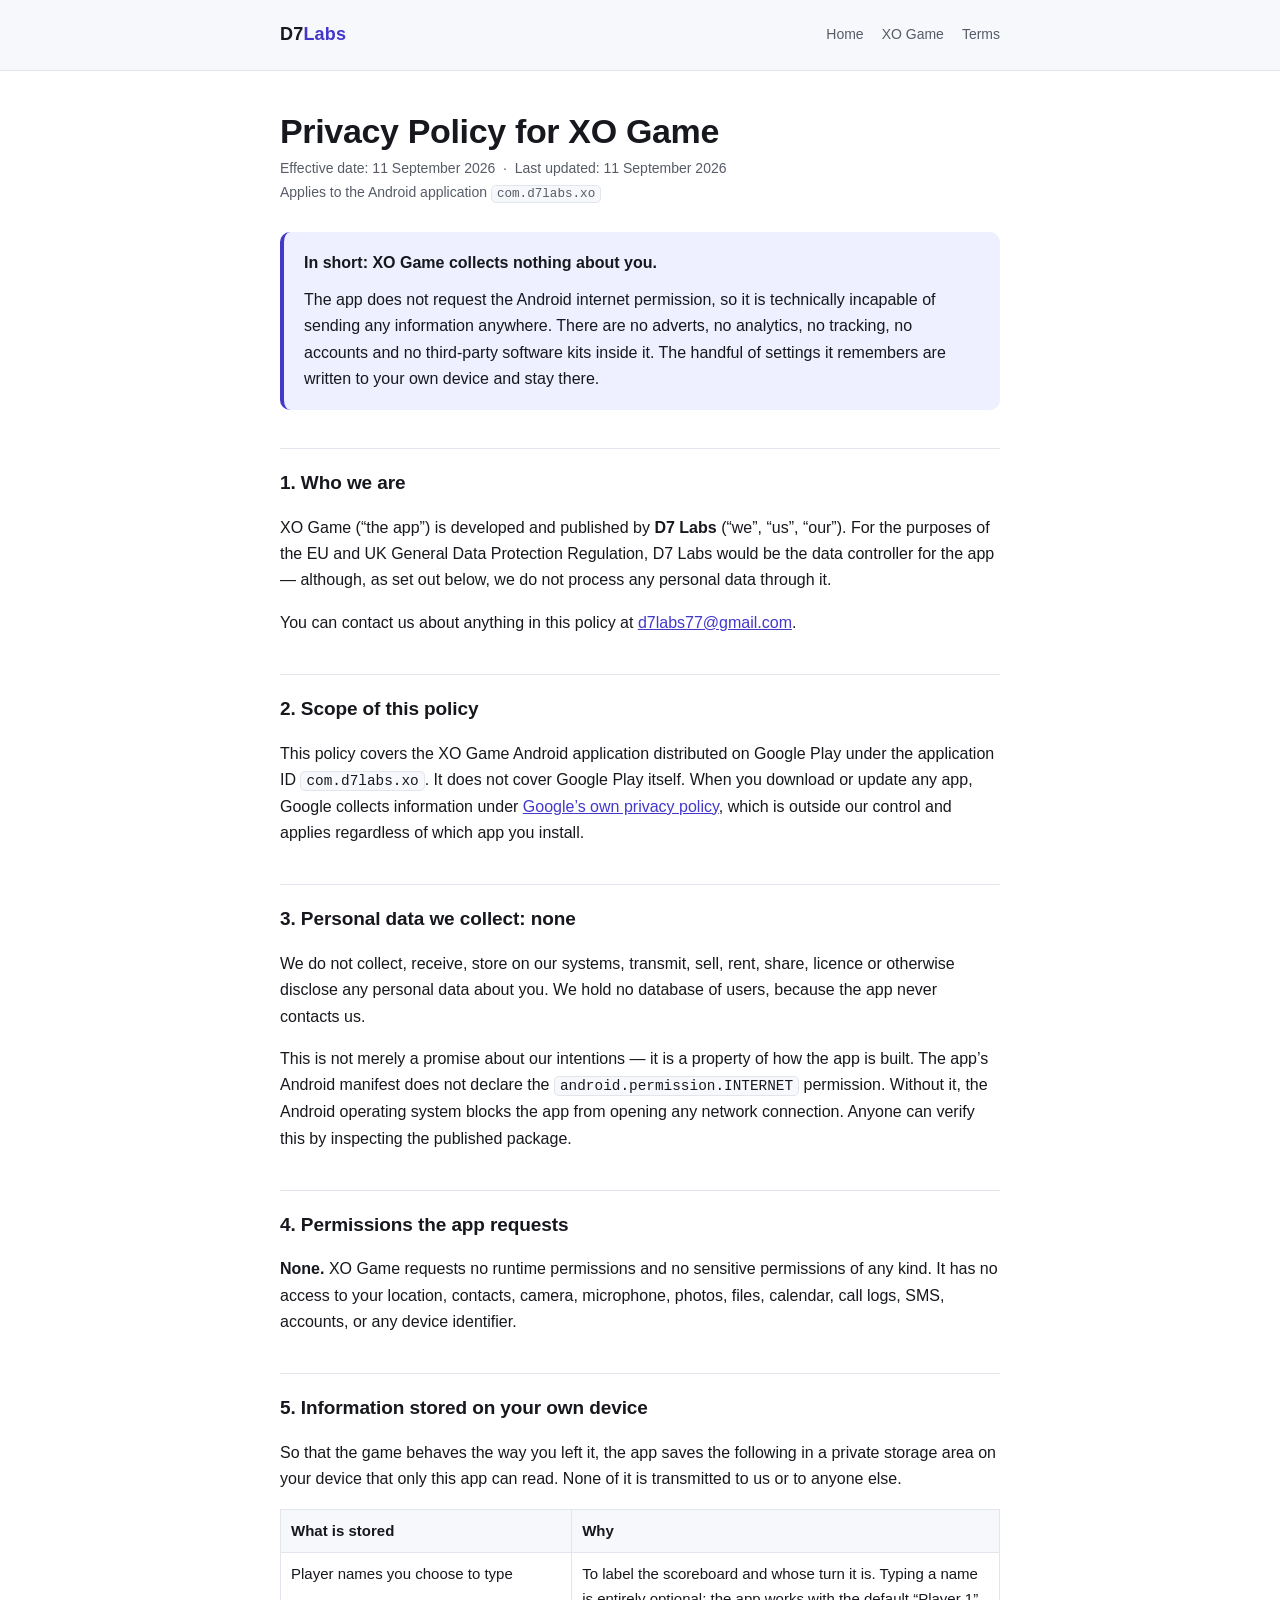
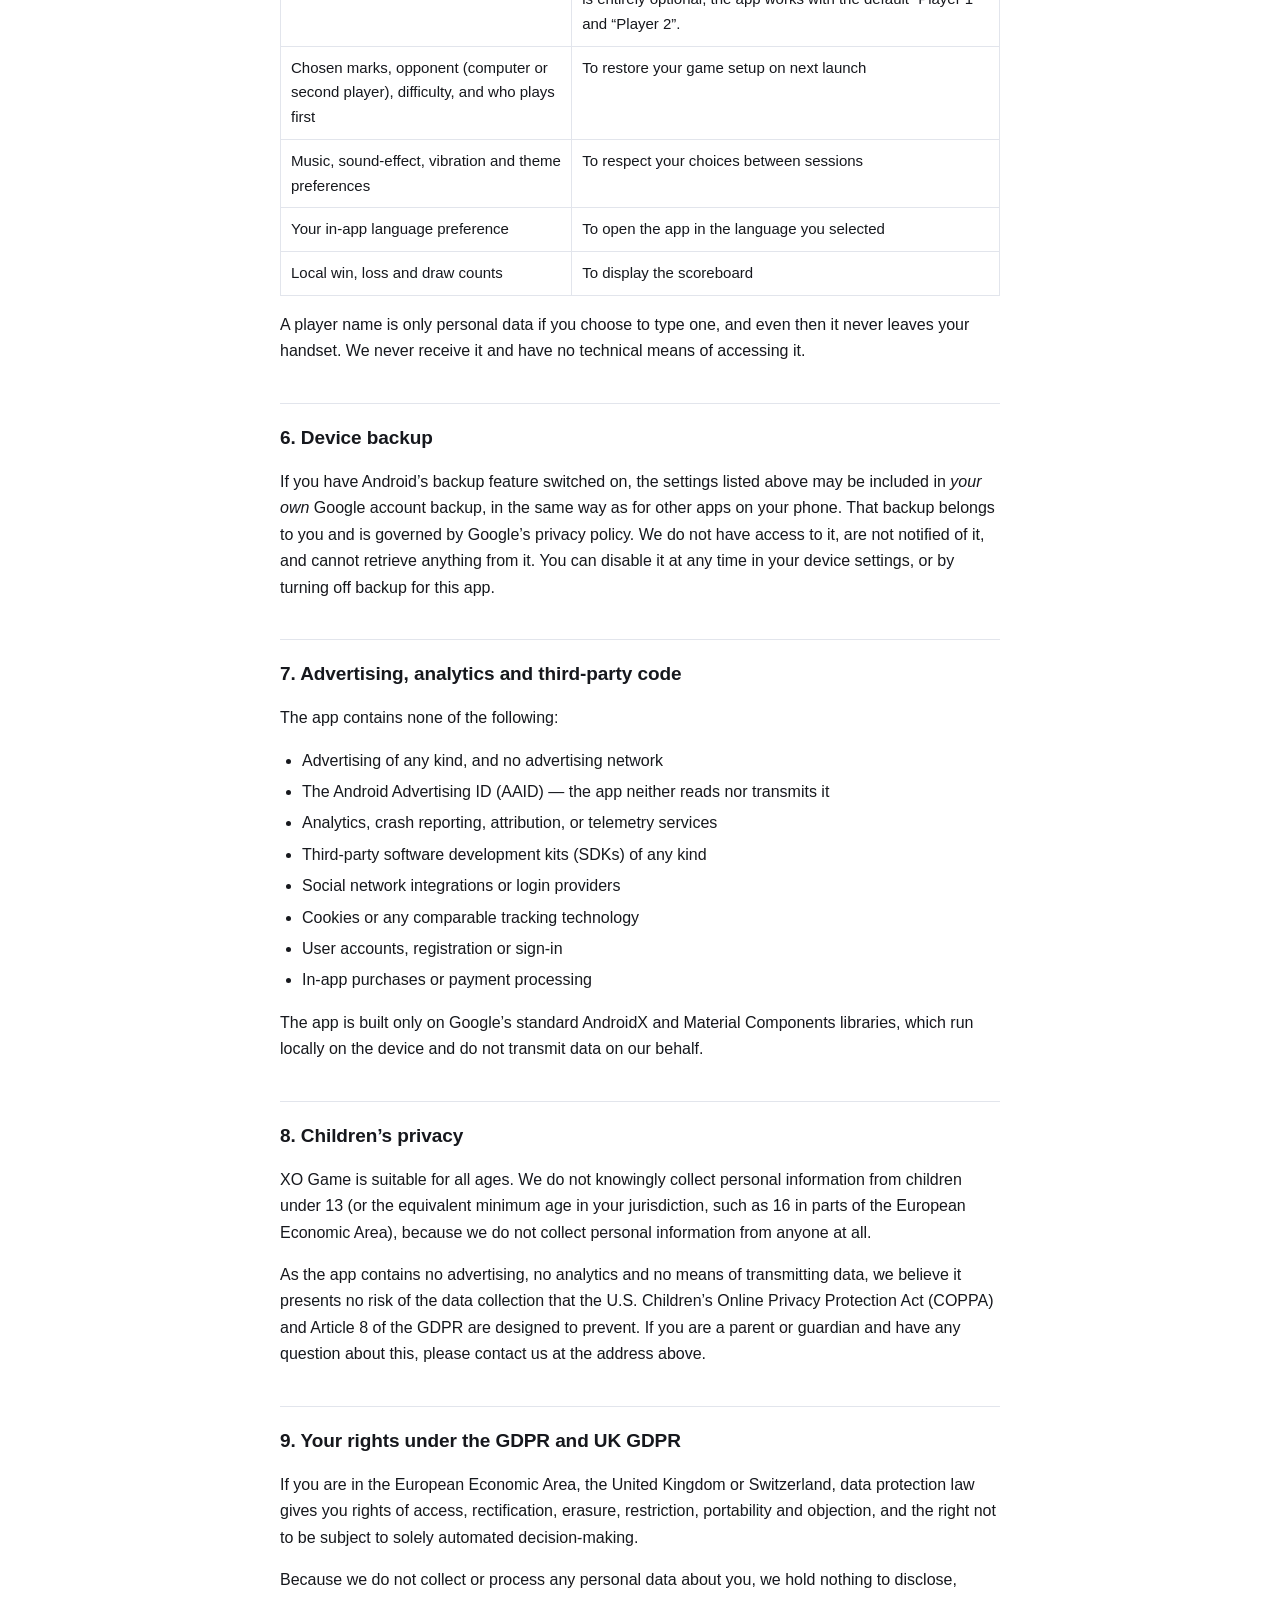
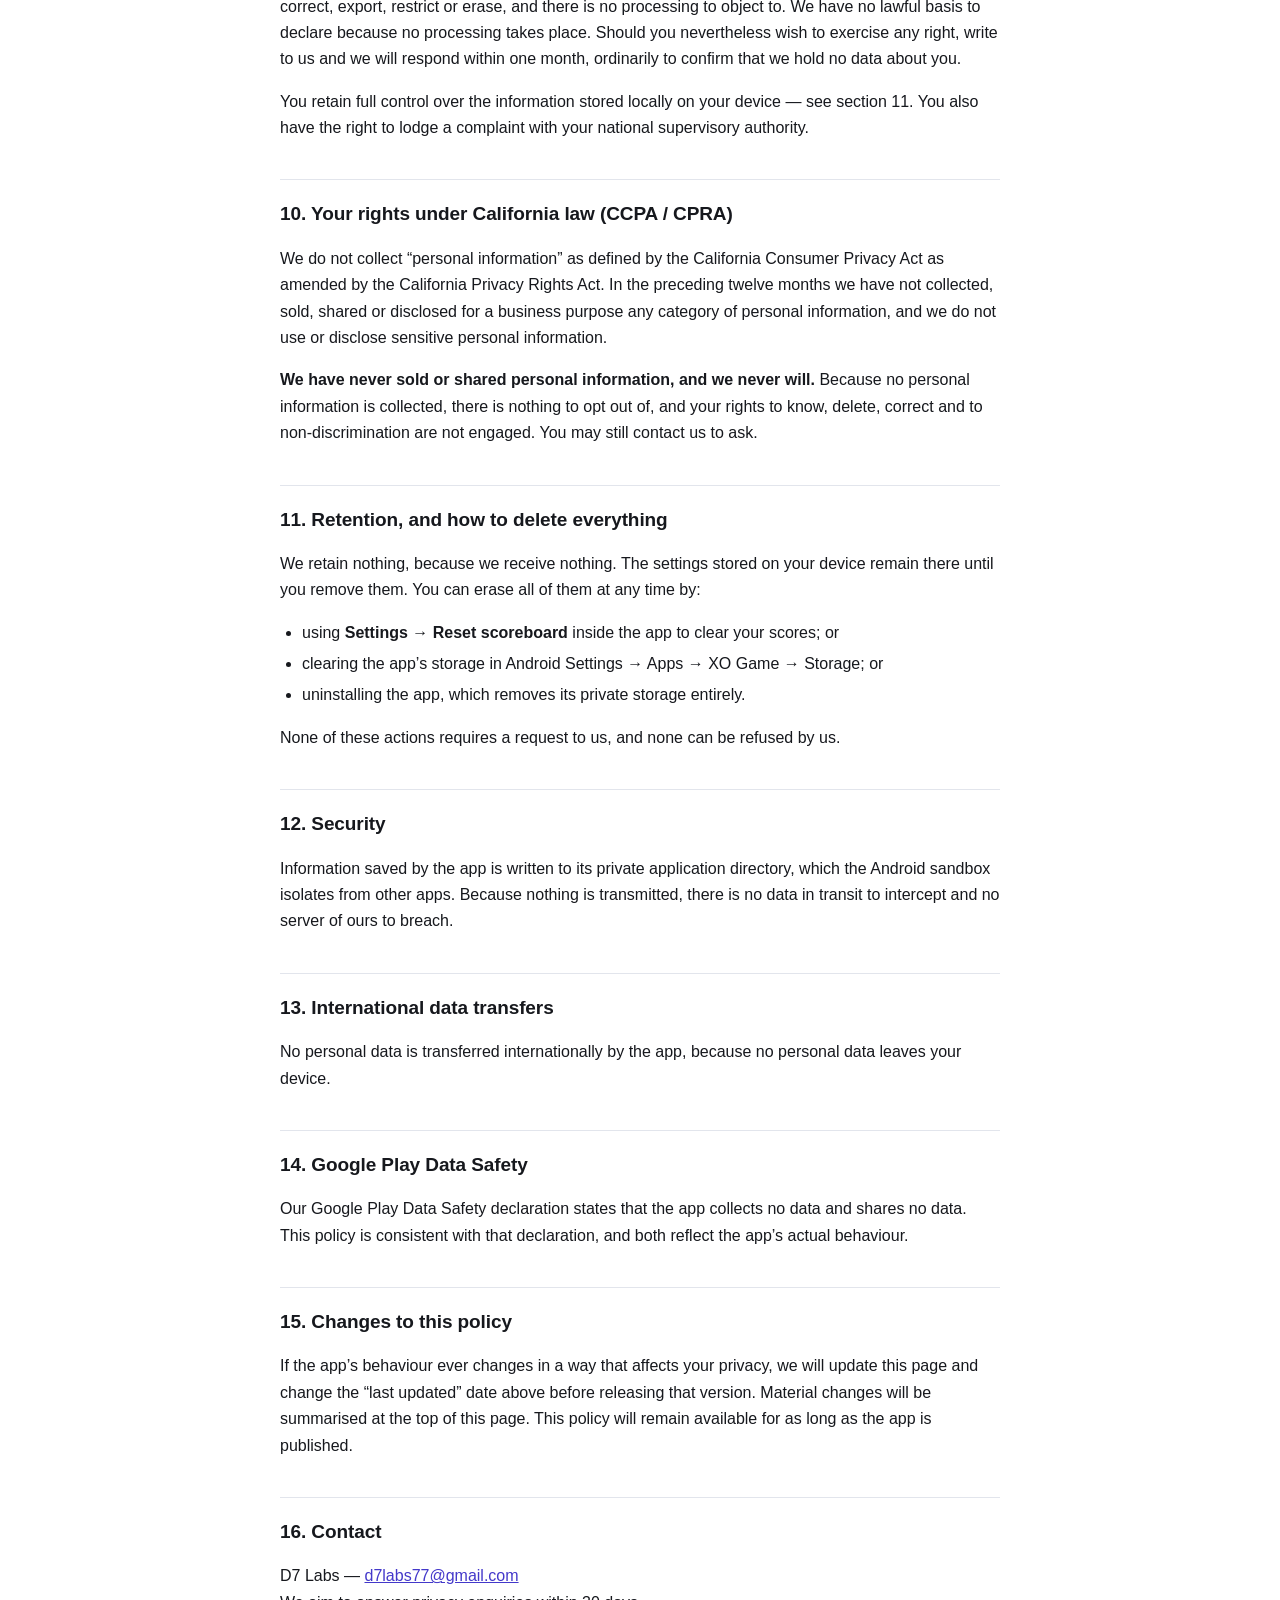
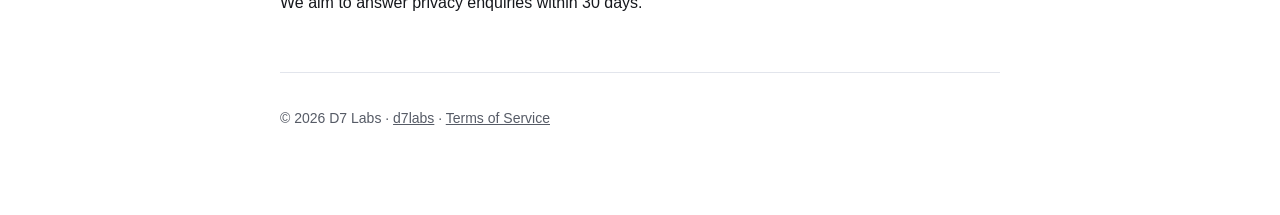
<file: xo-game/privacy/index.html>
<!doctype html>
<html lang="en">
<head>
<meta charset="utf-8">
<meta name="viewport" content="width=device-width, initial-scale=1">
<title>Privacy Policy — XO Game | D7 Labs</title>
<meta name="description" content="Privacy policy for XO Game (com.d7labs.xo). The app collects no personal data and has no internet permission.">
<meta name="robots" content="index, follow">
<link rel="stylesheet" href="../../style.css">
</head>
<body>

<header class="site">
  <div class="wrap">
    <a class="logo" href="../../">D7<span>Labs</span></a>
    <nav>
      <a href="../../">Home</a>
      <a href="../">XO Game</a>
      <a href="../terms/">Terms</a>
    </nav>
  </div>
</header>

<main class="wrap">

  <h1>Privacy Policy for XO&nbsp;Game</h1>
  <p class="dateline">
    Effective date: 11 September 2026 &nbsp;·&nbsp; Last updated: 11 September 2026<br>
    Applies to the Android application <code>com.d7labs.xo</code>
  </p>

  <div class="summary">
    <p><strong>In short: XO Game collects nothing about you.</strong></p>
    <p>
      The app does not request the Android internet permission, so it is technically
      incapable of sending any information anywhere. There are no adverts, no analytics,
      no tracking, no accounts and no third-party software kits inside it. The handful of
      settings it remembers are written to your own device and stay there.
    </p>
  </div>

  <h2>1. Who we are</h2>
  <p>
    XO Game (“the app”) is developed and published by <strong>D7 Labs</strong> (“we”, “us”,
    “our”). For the purposes of the EU and UK General Data Protection Regulation, D7 Labs
    would be the data controller for the app — although, as set out below, we do not process
    any personal data through it.
  </p>
  <p>
    You can contact us about anything in this policy at
    <a href="mailto:d7labs77@gmail.com">d7labs77@gmail.com</a>.
  </p>

  <h2>2. Scope of this policy</h2>
  <p>
    This policy covers the XO Game Android application distributed on Google Play under the
    application ID <code>com.d7labs.xo</code>. It does not cover Google Play itself. When you
    download or update any app, Google collects information under
    <a href="https://policies.google.com/privacy" rel="noopener">Google’s own privacy policy</a>,
    which is outside our control and applies regardless of which app you install.
  </p>

  <h2>3. Personal data we collect: none</h2>
  <p>
    We do not collect, receive, store on our systems, transmit, sell, rent, share, licence or
    otherwise disclose any personal data about you. We hold no database of users, because the
    app never contacts us.
  </p>
  <p>
    This is not merely a promise about our intentions — it is a property of how the app is
    built. The app’s Android manifest does not declare the
    <code>android.permission.INTERNET</code> permission. Without it, the Android operating
    system blocks the app from opening any network connection. Anyone can verify this by
    inspecting the published package.
  </p>

  <h2>4. Permissions the app requests</h2>
  <p>
    <strong>None.</strong> XO Game requests no runtime permissions and no sensitive
    permissions of any kind. It has no access to your location, contacts, camera, microphone,
    photos, files, calendar, call logs, SMS, accounts, or any device identifier.
  </p>

  <h2>5. Information stored on your own device</h2>
  <p>
    So that the game behaves the way you left it, the app saves the following in a private
    storage area on your device that only this app can read. None of it is transmitted to us
    or to anyone else.
  </p>
  <table>
    <thead>
      <tr><th>What is stored</th><th>Why</th></tr>
    </thead>
    <tbody>
      <tr>
        <td>Player names you choose to type</td>
        <td>To label the scoreboard and whose turn it is. Typing a name is entirely optional;
            the app works with the default “Player 1” and “Player 2”.</td>
      </tr>
      <tr>
        <td>Chosen marks, opponent (computer or second player), difficulty, and who plays first</td>
        <td>To restore your game setup on next launch</td>
      </tr>
      <tr>
        <td>Music, sound-effect, vibration and theme preferences</td>
        <td>To respect your choices between sessions</td>
      </tr>
      <tr>
        <td>Your in-app language preference</td>
        <td>To open the app in the language you selected</td>
      </tr>
      <tr>
        <td>Local win, loss and draw counts</td>
        <td>To display the scoreboard</td>
      </tr>
    </tbody>
  </table>
  <p>
    A player name is only personal data if you choose to type one, and even then it never
    leaves your handset. We never receive it and have no technical means of accessing it.
  </p>

  <h2>6. Device backup</h2>
  <p>
    If you have Android’s backup feature switched on, the settings listed above may be
    included in <em>your own</em> Google account backup, in the same way as for other apps on
    your phone. That backup belongs to you and is governed by Google’s privacy policy. We do
    not have access to it, are not notified of it, and cannot retrieve anything from it. You
    can disable it at any time in your device settings, or by turning off backup for this app.
  </p>

  <h2>7. Advertising, analytics and third-party code</h2>
  <p>The app contains none of the following:</p>
  <ul>
    <li>Advertising of any kind, and no advertising network</li>
    <li>The Android Advertising ID (AAID) — the app neither reads nor transmits it</li>
    <li>Analytics, crash reporting, attribution, or telemetry services</li>
    <li>Third-party software development kits (SDKs) of any kind</li>
    <li>Social network integrations or login providers</li>
    <li>Cookies or any comparable tracking technology</li>
    <li>User accounts, registration or sign-in</li>
    <li>In-app purchases or payment processing</li>
  </ul>
  <p>
    The app is built only on Google’s standard AndroidX and Material Components libraries,
    which run locally on the device and do not transmit data on our behalf.
  </p>

  <h2>8. Children’s privacy</h2>
  <p>
    XO Game is suitable for all ages. We do not knowingly collect personal information from
    children under 13 (or the equivalent minimum age in your jurisdiction, such as 16 in parts
    of the European Economic Area), because we do not collect personal information from anyone
    at all.
  </p>
  <p>
    As the app contains no advertising, no analytics and no means of transmitting data, we
    believe it presents no risk of the data collection that the U.S. Children’s Online Privacy
    Protection Act (COPPA) and Article 8 of the GDPR are designed to prevent. If you are a
    parent or guardian and have any question about this, please contact us at the address
    above.
  </p>

  <h2>9. Your rights under the GDPR and UK GDPR</h2>
  <p>
    If you are in the European Economic Area, the United Kingdom or Switzerland, data
    protection law gives you rights of access, rectification, erasure, restriction,
    portability and objection, and the right not to be subject to solely automated
    decision-making.
  </p>
  <p>
    Because we do not collect or process any personal data about you, we hold nothing to
    disclose, correct, export, restrict or erase, and there is no processing to object to. We
    have no lawful basis to declare because no processing takes place. Should you nevertheless
    wish to exercise any right, write to us and we will respond within one month, ordinarily
    to confirm that we hold no data about you.
  </p>
  <p>
    You retain full control over the information stored locally on your device — see section
    11. You also have the right to lodge a complaint with your national supervisory authority.
  </p>

  <h2>10. Your rights under California law (CCPA / CPRA)</h2>
  <p>
    We do not collect “personal information” as defined by the California Consumer Privacy
    Act as amended by the California Privacy Rights Act. In the preceding twelve months we
    have not collected, sold, shared or disclosed for a business purpose any category of
    personal information, and we do not use or disclose sensitive personal information.
  </p>
  <p>
    <strong>We have never sold or shared personal information, and we never will.</strong>
    Because no personal information is collected, there is nothing to opt out of, and your
    rights to know, delete, correct and to non-discrimination are not engaged. You may still
    contact us to ask.
  </p>

  <h2>11. Retention, and how to delete everything</h2>
  <p>
    We retain nothing, because we receive nothing. The settings stored on your device remain
    there until you remove them. You can erase all of them at any time by:
  </p>
  <ul>
    <li>using <strong>Settings → Reset scoreboard</strong> inside the app to clear your scores; or</li>
    <li>clearing the app’s storage in Android Settings → Apps → XO Game → Storage; or</li>
    <li>uninstalling the app, which removes its private storage entirely.</li>
  </ul>
  <p>None of these actions requires a request to us, and none can be refused by us.</p>

  <h2>12. Security</h2>
  <p>
    Information saved by the app is written to its private application directory, which the
    Android sandbox isolates from other apps. Because nothing is transmitted, there is no data
    in transit to intercept and no server of ours to breach.
  </p>

  <h2>13. International data transfers</h2>
  <p>
    No personal data is transferred internationally by the app, because no personal data
    leaves your device.
  </p>

  <h2>14. Google Play Data Safety</h2>
  <p>
    Our Google Play Data Safety declaration states that the app collects no data and shares no
    data. This policy is consistent with that declaration, and both reflect the app’s actual
    behaviour.
  </p>

  <h2>15. Changes to this policy</h2>
  <p>
    If the app’s behaviour ever changes in a way that affects your privacy, we will update
    this page and change the “last updated” date above before releasing that version. Material
    changes will be summarised at the top of this page. This policy will remain available for
    as long as the app is published.
  </p>

  <h2>16. Contact</h2>
  <p>
    D7 Labs — <a href="mailto:d7labs77@gmail.com">d7labs77@gmail.com</a><br>
    We aim to answer privacy enquiries within 30 days.
  </p>

  <footer class="site">
    <p>
      © 2026 D7 Labs · <a href="../../">d7labs</a> ·
      <a href="../terms/">Terms of Service</a>
    </p>
  </footer>

</main>
</body>
</html>
</file>
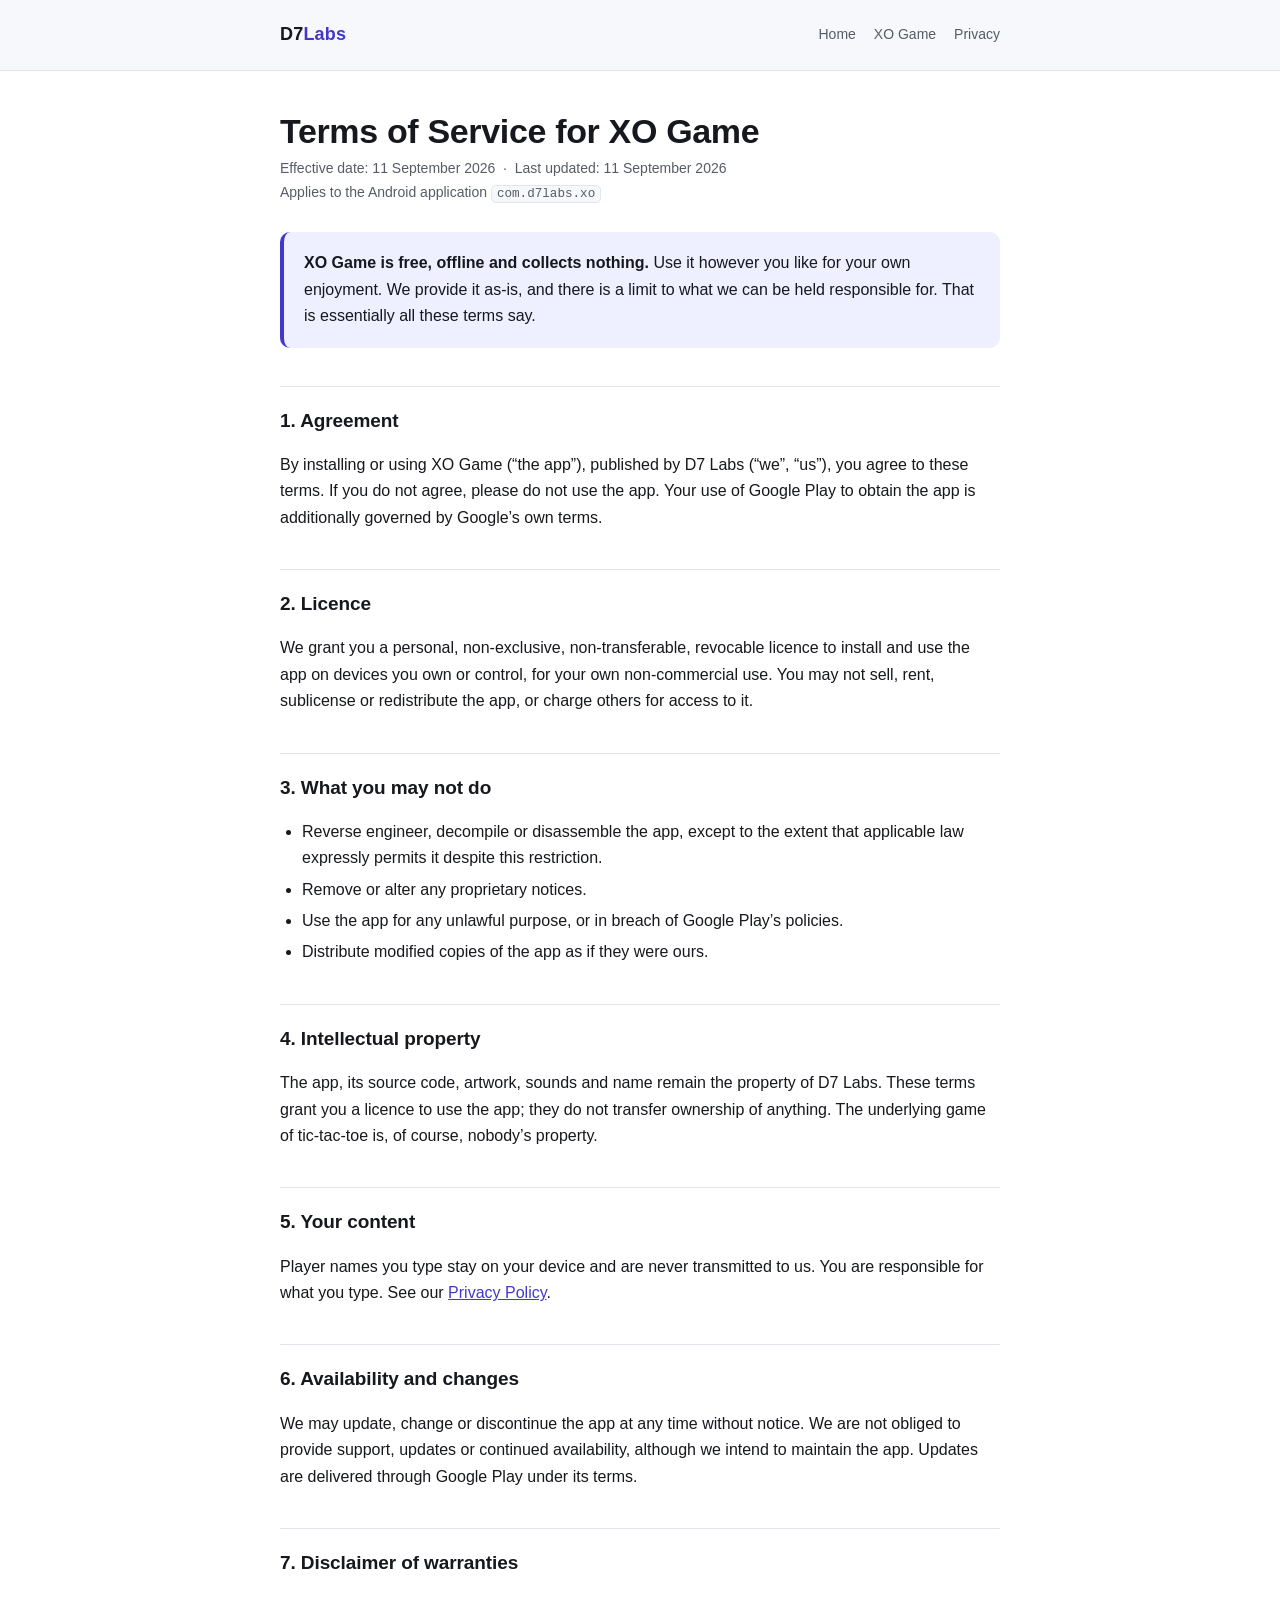
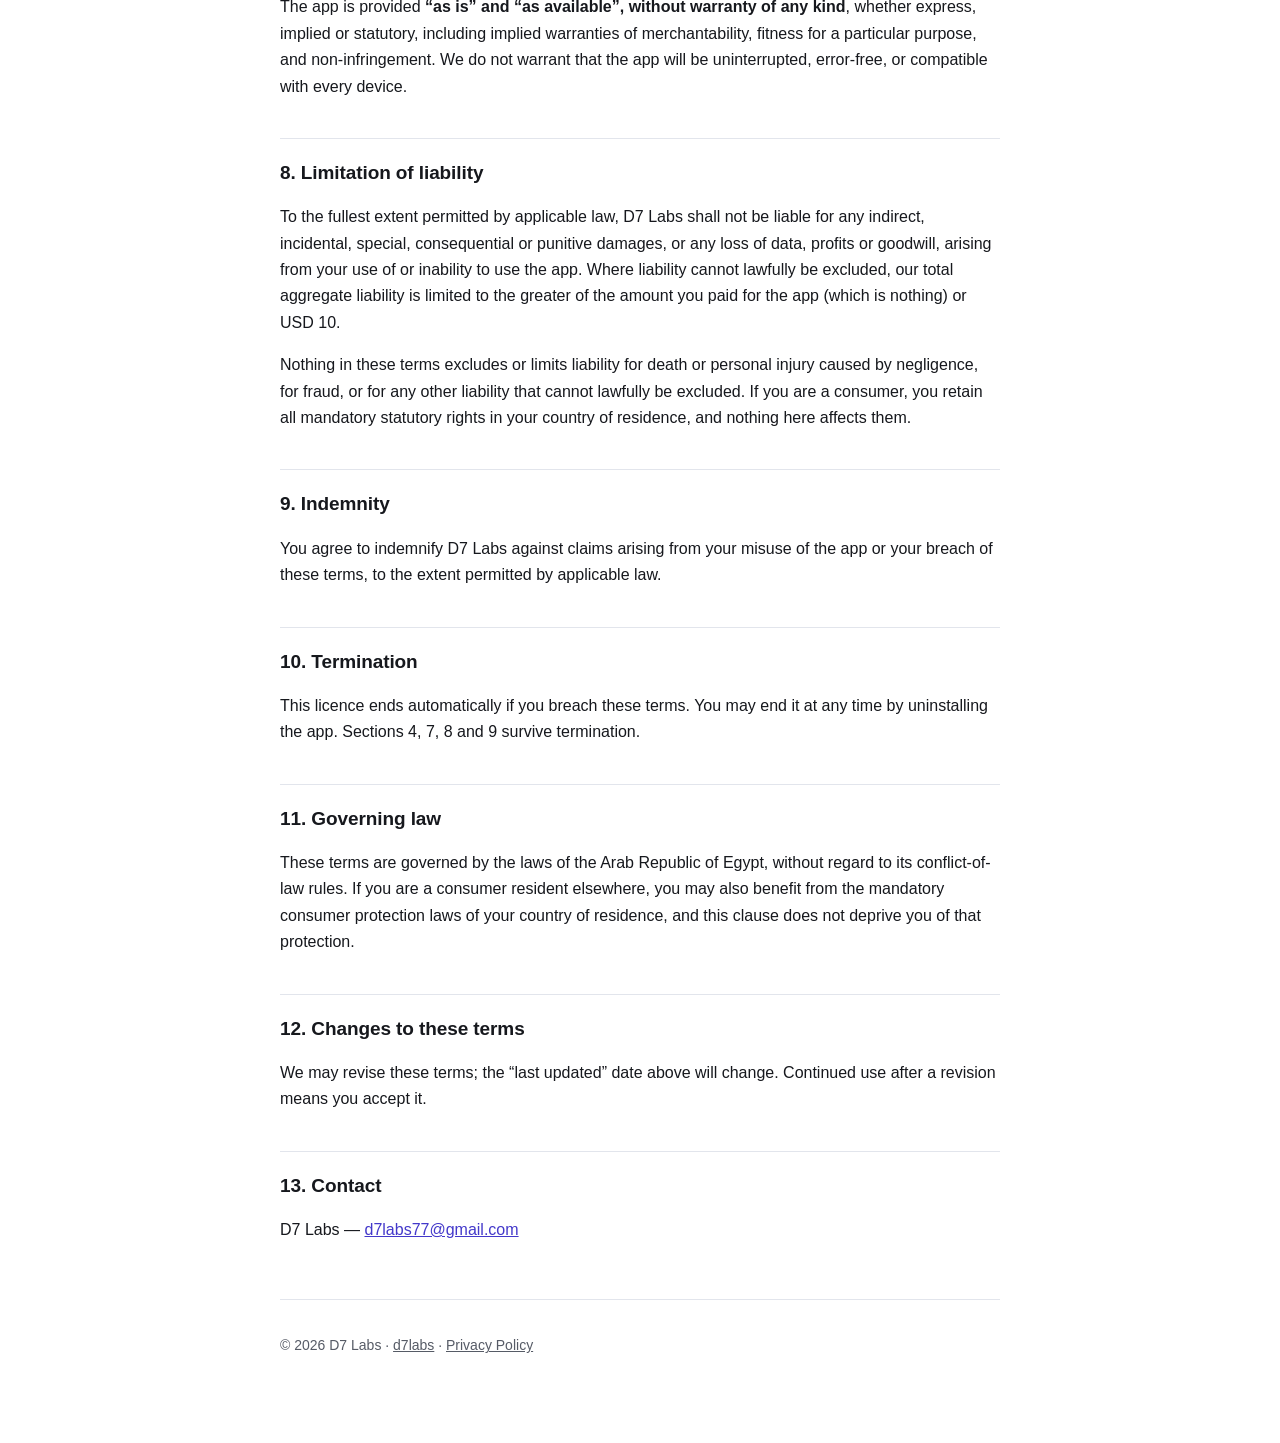
<file: xo-game/terms/index.html>
<!doctype html>
<html lang="en">
<head>
<meta charset="utf-8">
<meta name="viewport" content="width=device-width, initial-scale=1">
<title>Terms of Service — XO Game | D7 Labs</title>
<meta name="description" content="Terms of service for XO Game (com.d7labs.xo), a free offline Android game from D7 Labs.">
<link rel="stylesheet" href="../../style.css">
</head>
<body>

<header class="site">
  <div class="wrap">
    <a class="logo" href="../../">D7<span>Labs</span></a>
    <nav>
      <a href="../../">Home</a>
      <a href="../">XO Game</a>
      <a href="../privacy/">Privacy</a>
    </nav>
  </div>
</header>

<main class="wrap">

  <h1>Terms of Service for XO&nbsp;Game</h1>
  <p class="dateline">
    Effective date: 11 September 2026 &nbsp;·&nbsp; Last updated: 11 September 2026<br>
    Applies to the Android application <code>com.d7labs.xo</code>
  </p>

  <div class="summary">
    <p>
      <strong>XO Game is free, offline and collects nothing.</strong> Use it however you like
      for your own enjoyment. We provide it as-is, and there is a limit to what we can be held
      responsible for. That is essentially all these terms say.
    </p>
  </div>

  <h2>1. Agreement</h2>
  <p>
    By installing or using XO Game (“the app”), published by D7 Labs (“we”, “us”), you agree
    to these terms. If you do not agree, please do not use the app. Your use of Google Play to
    obtain the app is additionally governed by Google’s own terms.
  </p>

  <h2>2. Licence</h2>
  <p>
    We grant you a personal, non-exclusive, non-transferable, revocable licence to install and
    use the app on devices you own or control, for your own non-commercial use. You may not
    sell, rent, sublicense or redistribute the app, or charge others for access to it.
  </p>

  <h2>3. What you may not do</h2>
  <ul>
    <li>Reverse engineer, decompile or disassemble the app, except to the extent that
        applicable law expressly permits it despite this restriction.</li>
    <li>Remove or alter any proprietary notices.</li>
    <li>Use the app for any unlawful purpose, or in breach of Google Play’s policies.</li>
    <li>Distribute modified copies of the app as if they were ours.</li>
  </ul>

  <h2>4. Intellectual property</h2>
  <p>
    The app, its source code, artwork, sounds and name remain the property of D7 Labs. These
    terms grant you a licence to use the app; they do not transfer ownership of anything. The
    underlying game of tic-tac-toe is, of course, nobody’s property.
  </p>

  <h2>5. Your content</h2>
  <p>
    Player names you type stay on your device and are never transmitted to us. You are
    responsible for what you type. See our <a href="../privacy/">Privacy Policy</a>.
  </p>

  <h2>6. Availability and changes</h2>
  <p>
    We may update, change or discontinue the app at any time without notice. We are not
    obliged to provide support, updates or continued availability, although we intend to
    maintain the app. Updates are delivered through Google Play under its terms.
  </p>

  <h2>7. Disclaimer of warranties</h2>
  <p>
    The app is provided <strong>“as is” and “as available”, without warranty of any kind</strong>,
    whether express, implied or statutory, including implied warranties of merchantability,
    fitness for a particular purpose, and non-infringement. We do not warrant that the app
    will be uninterrupted, error-free, or compatible with every device.
  </p>

  <h2>8. Limitation of liability</h2>
  <p>
    To the fullest extent permitted by applicable law, D7 Labs shall not be liable for any
    indirect, incidental, special, consequential or punitive damages, or any loss of data,
    profits or goodwill, arising from your use of or inability to use the app. Where liability
    cannot lawfully be excluded, our total aggregate liability is limited to the greater of
    the amount you paid for the app (which is nothing) or USD 10.
  </p>
  <p>
    Nothing in these terms excludes or limits liability for death or personal injury caused by
    negligence, for fraud, or for any other liability that cannot lawfully be excluded. If you
    are a consumer, you retain all mandatory statutory rights in your country of residence,
    and nothing here affects them.
  </p>

  <h2>9. Indemnity</h2>
  <p>
    You agree to indemnify D7 Labs against claims arising from your misuse of the app or your
    breach of these terms, to the extent permitted by applicable law.
  </p>

  <h2>10. Termination</h2>
  <p>
    This licence ends automatically if you breach these terms. You may end it at any time by
    uninstalling the app. Sections 4, 7, 8 and 9 survive termination.
  </p>

  <h2>11. Governing law</h2>
  <p>
    These terms are governed by the laws of the Arab Republic of Egypt, without regard to its
    conflict-of-law rules. If you are a consumer resident elsewhere, you may also benefit from
    the mandatory consumer protection laws of your country of residence, and this clause does
    not deprive you of that protection.
  </p>

  <h2>12. Changes to these terms</h2>
  <p>
    We may revise these terms; the “last updated” date above will change. Continued use after
    a revision means you accept it.
  </p>

  <h2>13. Contact</h2>
  <p>
    D7 Labs — <a href="mailto:d7labs77@gmail.com">d7labs77@gmail.com</a>
  </p>

  <footer class="site">
    <p>
      © 2026 D7 Labs · <a href="../../">d7labs</a> ·
      <a href="../privacy/">Privacy Policy</a>
    </p>
  </footer>

</main>
</body>
</html>
</file>
<file: style.css>
:root {
  color-scheme: light dark;
  --bg: #ffffff;
  --surface: #f7f8fb;
  --ink: #16181d;
  --muted: #565b66;
  --rule: #e2e5ec;
  --brand: #4338ca;
  --brand-soft: #eef0ff;
  --accent: #c2410c;
}

@media (prefers-color-scheme: dark) {
  :root {
    --bg: #0e1014;
    --surface: #161922;
    --ink: #e9eaee;
    --muted: #9aa0ad;
    --rule: #272b36;
    --brand: #a5b4fc;
    --brand-soft: #1b1f33;
    --accent: #fdba74;
  }
}

* { box-sizing: border-box; }

body {
  margin: 0;
  background: var(--bg);
  color: var(--ink);
  font: 16px/1.65 -apple-system, BlinkMacSystemFont, "Segoe UI", Roboto,
        "Helvetica Neue", Arial, sans-serif;
  -webkit-text-size-adjust: 100%;
}

.wrap {
  max-width: 760px;
  margin: 0 auto;
  padding: 0 20px 72px;
}

header.site {
  border-bottom: 1px solid var(--rule);
  background: var(--surface);
  margin-bottom: 40px;
}

header.site .wrap {
  padding-top: 20px;
  padding-bottom: 20px;
  display: flex;
  align-items: center;
  gap: 12px;
  flex-wrap: wrap;
}

.logo {
  font-weight: 700;
  letter-spacing: .01em;
  color: var(--ink);
  text-decoration: none;
  font-size: 18px;
}

.logo span { color: var(--brand); }

header.site nav {
  margin-left: auto;
  display: flex;
  gap: 18px;
  font-size: 14px;
}

header.site nav a { color: var(--muted); text-decoration: none; }
header.site nav a:hover { color: var(--brand); }

h1 {
  font-size: clamp(26px, 5vw, 34px);
  line-height: 1.2;
  margin: 0 0 6px;
  letter-spacing: -.01em;
}

h2 {
  font-size: 19px;
  margin: 38px 0 10px;
  padding-top: 18px;
  border-top: 1px solid var(--rule);
  letter-spacing: -.005em;
}

h3 { font-size: 16px; margin: 24px 0 6px; }

.dateline {
  color: var(--muted);
  font-size: 14px;
  margin: 0 0 28px;
}

.summary {
  background: var(--brand-soft);
  border-left: 4px solid var(--brand);
  border-radius: 10px;
  padding: 18px 20px;
  margin: 0 0 12px;
}

.summary p { margin: 0; }
.summary p + p { margin-top: 10px; }

a { color: var(--brand); }

ul { padding-left: 22px; }
li { margin: 5px 0; }

table {
  width: 100%;
  border-collapse: collapse;
  margin: 14px 0;
  font-size: 15px;
}

th, td {
  text-align: left;
  vertical-align: top;
  padding: 9px 10px;
  border: 1px solid var(--rule);
}

th { background: var(--surface); font-weight: 600; }

code {
  font-family: ui-monospace, SFMono-Regular, Menlo, Consolas, monospace;
  font-size: .9em;
  background: var(--surface);
  border: 1px solid var(--rule);
  border-radius: 5px;
  padding: 1px 5px;
}

.cards { display: grid; gap: 14px; grid-template-columns: 1fr; margin-top: 22px; }

@media (min-width: 620px) {
  .cards { grid-template-columns: 1fr 1fr; }
}

.card {
  border: 1px solid var(--rule);
  border-radius: 12px;
  padding: 18px 20px;
  background: var(--surface);
}

.card h3 { margin-top: 0; }
.card p { color: var(--muted); margin: 6px 0 12px; font-size: 15px; }

footer.site {
  border-top: 1px solid var(--rule);
  margin-top: 56px;
  padding-top: 20px;
  color: var(--muted);
  font-size: 14px;
}

footer.site a { color: var(--muted); }
</file>
